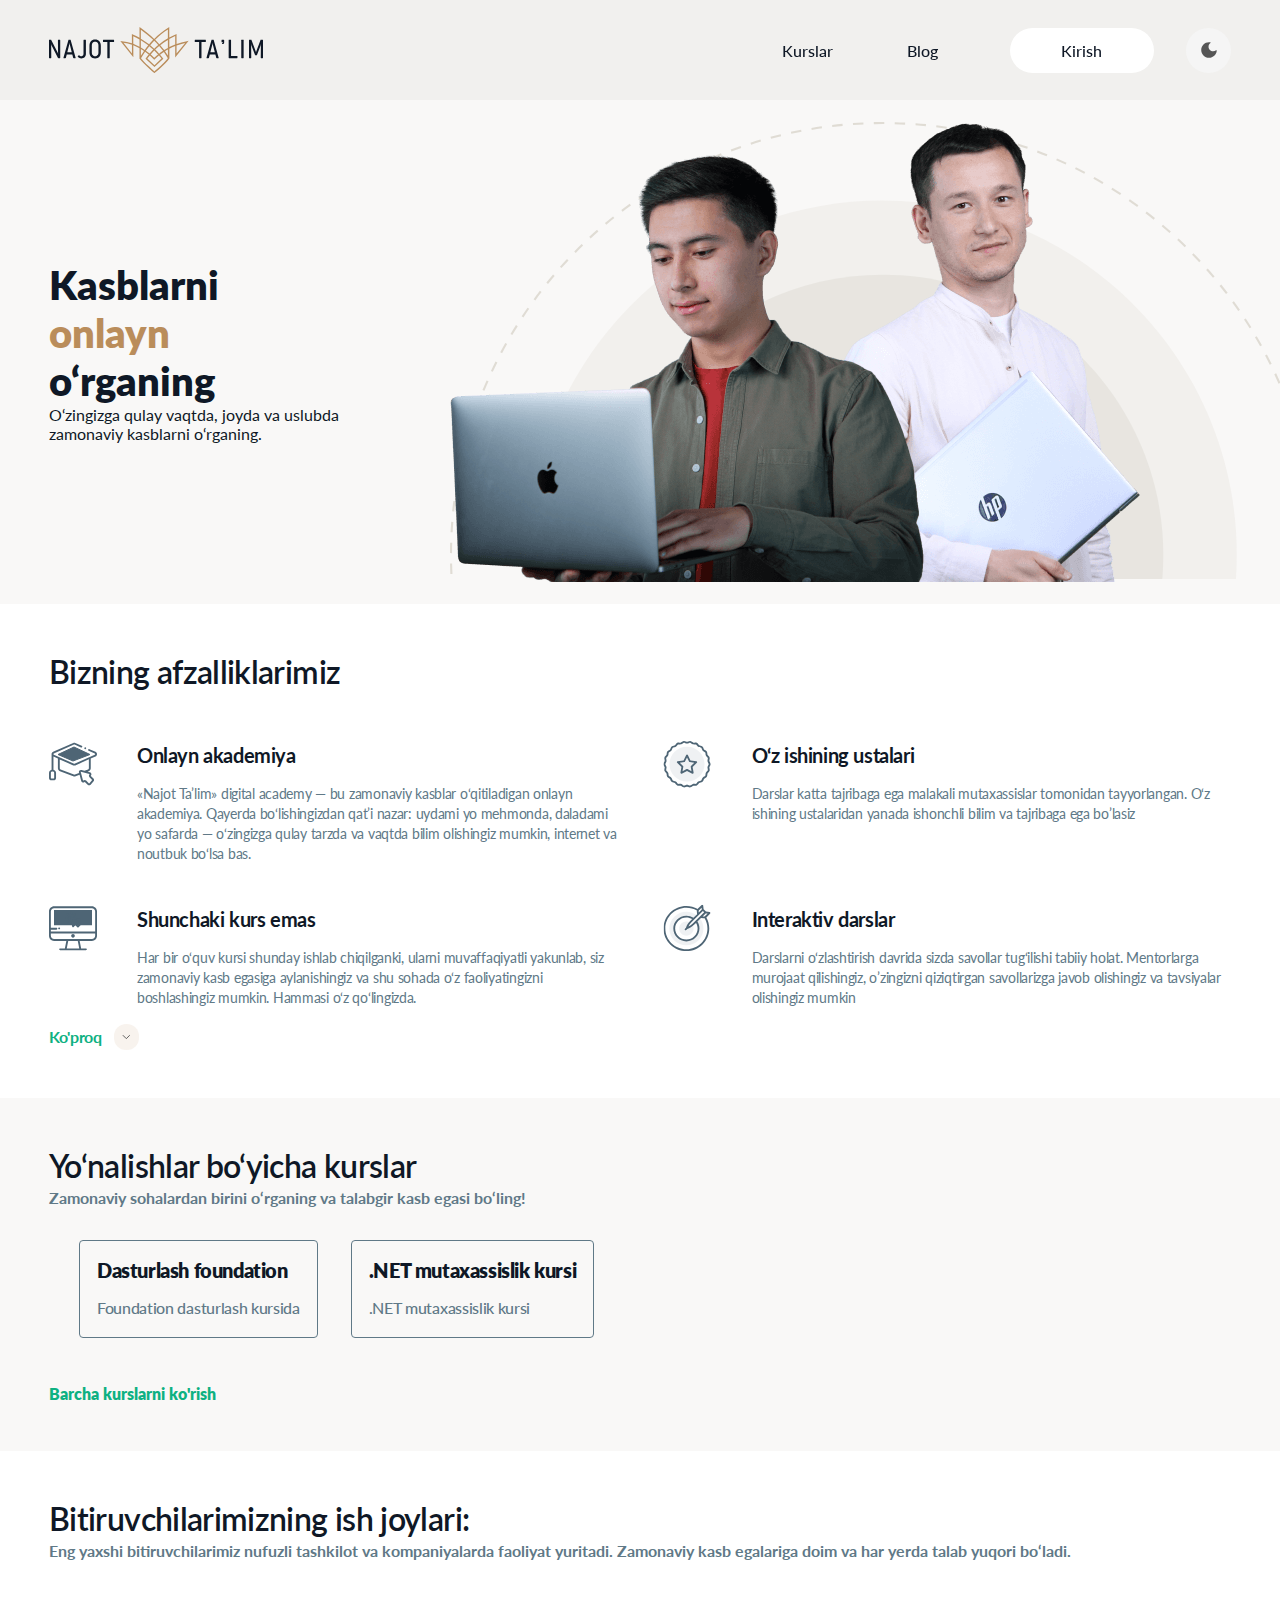
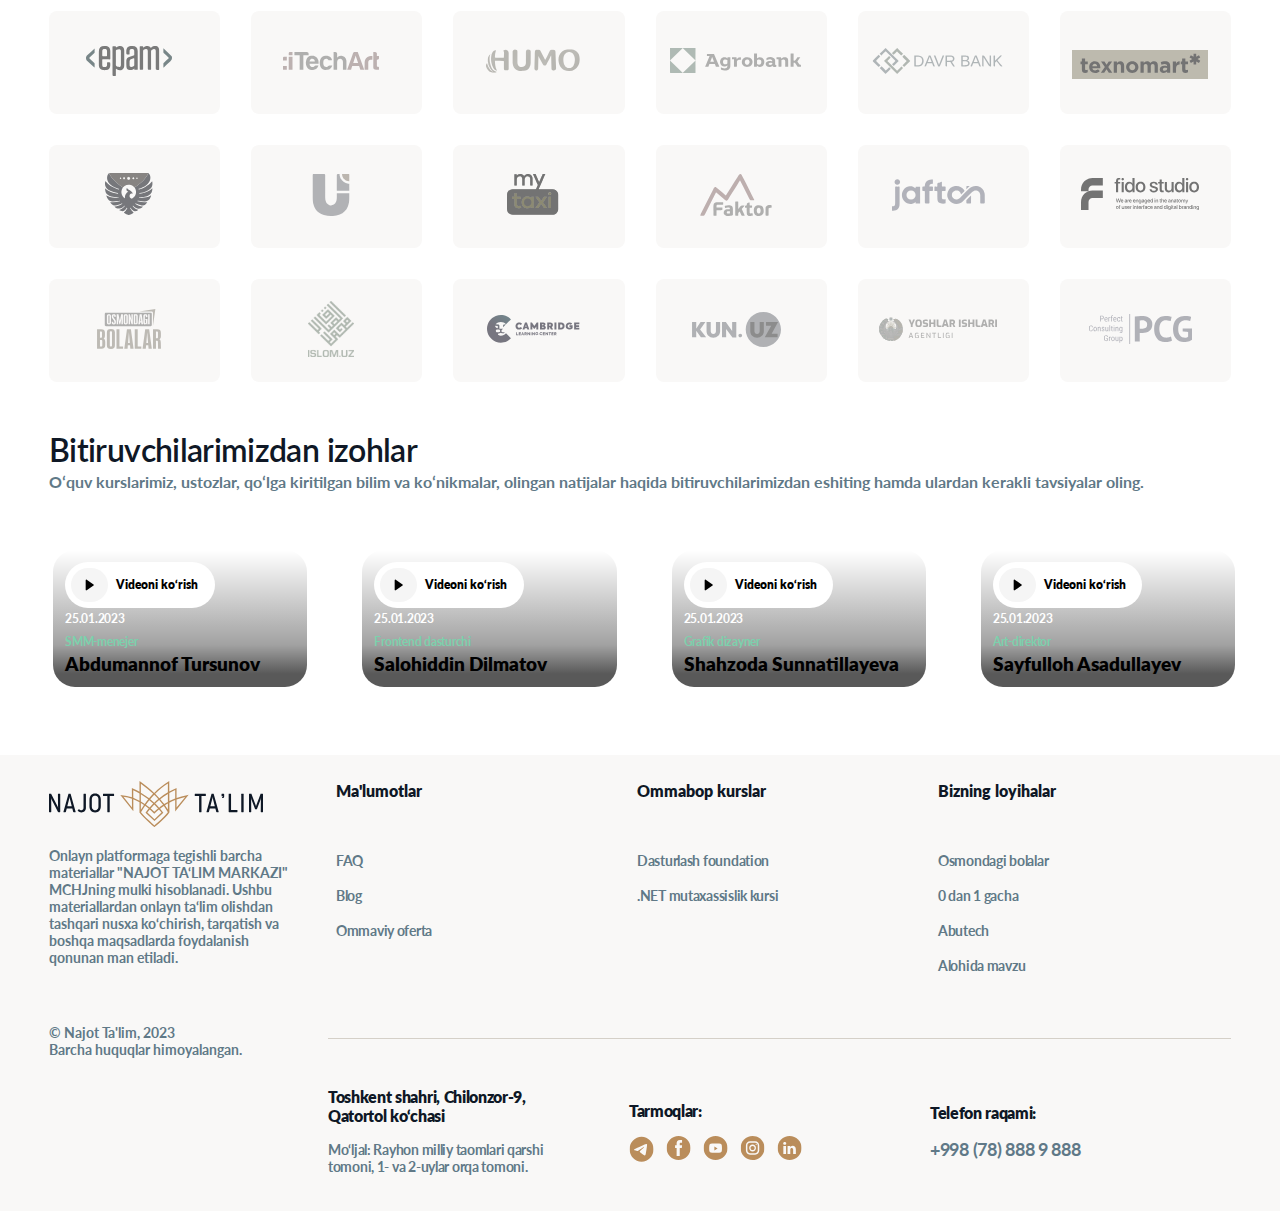
<file: index.html>
<!DOCTYPE html>
<html lang="en">

<head>
  <meta charset="UTF-8">
  <meta http-equiv="X-UA-Compatible" content="IE=edge">
  <meta name="viewport" content="width=device-width, initial-scale=1.0">
  <link rel="stylesheet" href="css/compressed/home.min.css">
  <title>Home</title>
</head>

<body>
  <header>
    <nav class="container">
      <div class="nav__logo">
        <a href="/"><svg width="214" height="46" viewBox="0 0 214 46" fill="none" xmlns="http://www.w3.org/2000/svg">
            <path
              d="M0.000732422 13.2606C0.000732422 12.9437 0.142193 12.7853 0.425114 12.7853H1.82579C1.92473 12.7852 2.02211 12.81 2.10895 12.8575C2.21958 12.9285 2.30506 13.0326 2.3532 13.1551L8.75495 25.8123L9.16637 27.0402L9.03739 25.8029L8.93508 13.2606C8.93032 13.1371 8.9691 13.0159 9.0446 12.9182C9.08496 12.8719 9.13554 12.8356 9.19232 12.8123C9.2491 12.7889 9.31052 12.7792 9.37171 12.7838H10.8127C10.9217 12.7797 11.0279 12.8189 11.1081 12.8929C11.185 12.9656 11.2237 13.0838 11.2241 13.2476V30.6987C11.2241 31.0084 11.0738 31.1632 10.7731 31.1632H9.4099C9.3074 31.1606 9.20666 31.136 9.11449 31.0909C8.9996 31.029 8.91235 30.9258 8.87023 30.802L2.50811 18.3247L2.05779 17.0621L2.2019 18.3377L2.27611 30.6843C2.27611 31.0021 2.13897 31.161 1.8647 31.161H0.423673C0.141713 31.161 0.000732422 31.0021 0.000732422 30.6843V13.2606Z"
              fill="#0F1826" />
            <path
              d="M26.6077 30.671C26.6589 30.8155 26.6531 30.9346 26.589 31.0249C26.556 31.0697 26.5123 31.1055 26.462 31.1291C26.4116 31.1527 26.3562 31.1633 26.3008 31.16H24.6422C24.5431 31.1588 24.4459 31.1325 24.3597 31.0834C24.308 31.051 24.2639 31.0076 24.2306 30.9563C24.1972 30.9051 24.1754 30.8471 24.1666 30.7866L23.3042 27.3975H17.7505L16.9017 30.7866C16.8929 30.847 16.8712 30.9049 16.838 30.9561C16.8047 31.0074 16.7609 31.0508 16.7093 31.0834C16.6228 31.1324 16.5255 31.1587 16.4262 31.16H14.7711C14.7163 31.164 14.6614 31.1537 14.6117 31.13C14.5621 31.1063 14.5194 31.0701 14.488 31.0249C14.4576 30.9716 14.4394 30.9122 14.4349 30.8509C14.4305 30.7897 14.4397 30.7282 14.462 30.671L19.3615 13.17C19.3882 13.0492 19.4538 12.9406 19.5481 12.8608C19.6279 12.8009 19.7252 12.7692 19.8248 12.7706H21.2514C21.3529 12.7701 21.452 12.8016 21.5346 12.8608C21.6317 12.9392 21.6995 13.0481 21.727 13.17L26.6077 30.671ZM18.3016 25.232H22.7623L20.7305 17.1651L20.5381 15.7992L20.345 17.1651L18.3016 25.232Z"
              fill="#0F1826" />
            <path
              d="M34.5232 13.2474C34.5232 13.0762 34.5657 12.9585 34.6522 12.8863C34.7273 12.8215 34.8227 12.7853 34.9217 12.7837H36.4643C36.6358 12.7837 36.7525 12.8285 36.8181 12.9188C36.8886 13.0326 36.9224 13.1656 36.9146 13.2994L36.9017 26.9209C36.9105 27.5613 36.7902 28.1969 36.5479 28.7895C36.332 29.322 36.0088 29.804 35.5984 30.2053C35.188 30.6067 34.6993 30.9187 34.163 31.1219C33.6014 31.339 33.004 31.4483 32.4021 31.444C31.742 31.446 31.0881 31.3166 30.4783 31.0634C29.905 30.8378 29.3884 30.4884 28.9652 30.0398C28.8734 29.9443 28.8033 29.83 28.7599 29.7047C28.7087 29.5667 28.7426 29.4381 28.8629 29.3175L29.698 28.3381C29.8183 28.2181 29.9357 28.1712 30.0517 28.1936C30.1743 28.2236 30.2844 28.2913 30.3666 28.3872C30.5997 28.5975 30.8618 28.7732 31.1448 28.9087C31.4987 29.0817 31.8887 29.1679 32.2824 29.16C32.5923 29.1633 32.8992 29.0998 33.1824 28.9737C33.4525 28.8519 33.6936 28.6738 33.8899 28.4515C34.0948 28.2132 34.2519 27.9375 34.3525 27.6396C34.4664 27.3036 34.5226 26.9507 34.5189 26.5958L34.5232 13.2474Z"
              fill="#0F1826" />
            <path
              d="M40.4474 18.7116C40.4425 17.8943 40.564 17.0812 40.8077 16.3013C41.0328 15.5739 41.3975 14.8977 41.8812 14.3106C42.3652 13.7331 42.9711 13.2707 43.6551 12.9569C44.3617 12.6261 45.1824 12.4609 46.1171 12.4614C47.0423 12.4614 47.8589 12.6266 48.5669 12.9569C49.2513 13.2715 49.86 13.7302 50.3516 14.3019C50.8446 14.8843 51.2164 15.5597 51.4453 16.2883C51.6929 17.0672 51.8164 17.8804 51.8113 18.6979V25.258C51.8163 26.0745 51.6927 26.8868 51.4453 27.6647C51.2171 28.3917 50.8478 29.0662 50.3588 29.6497C49.869 30.2244 49.2593 30.6843 48.5726 30.9968C47.8603 31.3276 47.0406 31.493 46.1135 31.493C45.1865 31.493 44.3723 31.3279 43.671 30.9975C42.9893 30.6827 42.384 30.2231 41.8971 29.6504C41.409 29.0665 41.0408 28.3917 40.8134 27.6647C40.5657 26.8858 40.4422 26.0726 40.4474 25.2551V18.7116ZM42.8251 25.4126C42.821 25.9187 42.8922 26.4226 43.0362 26.9078C43.1651 27.3471 43.3794 27.7566 43.6667 28.1126C43.9465 28.4533 44.2975 28.7285 44.6948 28.9187C45.1393 29.1236 45.6244 29.2246 46.1135 29.2141C46.6052 29.2244 47.0928 29.1234 47.5401 28.9187C47.9413 28.7288 48.2966 28.4537 48.5813 28.1126C48.8717 27.7602 49.0881 27.3526 49.2175 26.9143C49.3639 26.4318 49.4367 25.9299 49.4337 25.4256V18.5311C49.4383 18.0309 49.3654 17.5331 49.2175 17.0554C49.0834 16.6172 48.8678 16.2084 48.582 15.8505C48.3008 15.5051 47.9473 15.2257 47.5466 15.0322C47.0995 14.8332 46.616 14.7299 46.1268 14.7288C45.6377 14.7277 45.1537 14.8288 44.7057 15.0257C44.3045 15.2152 43.9509 15.4926 43.671 15.8375C43.3834 16.1956 43.1681 16.6062 43.0369 17.0467C42.8936 17.5275 42.8224 18.0271 42.8258 18.5289L42.8251 25.4126Z"
              fill="#0F1826" />
            <path
              d="M53.9939 13.2184C53.9895 13.1591 53.9969 13.0995 54.0157 13.0431C54.0345 12.9866 54.0643 12.9345 54.1034 12.8898C54.1397 12.8537 54.1829 12.8253 54.2305 12.8066C54.2781 12.7878 54.329 12.779 54.3801 12.7807H64.6892C64.7383 12.78 64.7869 12.7892 64.8323 12.808C64.8776 12.8267 64.9187 12.8546 64.9529 12.8898C64.9923 12.9344 65.0223 12.9865 65.0413 13.0429C65.0602 13.0994 65.0677 13.1591 65.0632 13.2184V14.6486C65.0632 14.7931 65.0271 14.9 64.9536 14.9643C64.881 15.0286 64.7868 15.0632 64.6899 15.0611H60.7177V30.7223C60.7266 30.8412 60.6894 30.9589 60.614 31.051C60.5794 31.0873 60.5374 31.1158 60.491 31.1346C60.4445 31.1534 60.3946 31.1621 60.3445 31.1601H58.7226C58.6705 31.163 58.6184 31.1548 58.5697 31.136C58.521 31.1172 58.4769 31.0882 58.4402 31.051C58.3644 30.9591 58.3272 30.8412 58.3365 30.7223V15.064H54.3801C54.2791 15.0676 54.1803 15.0331 54.1034 14.9672C54.0314 14.9029 53.9939 14.7982 53.9939 14.6515V13.2184Z"
              fill="#0F1826" />
            <path
              d="M145.765 13.2184C145.761 13.1591 145.768 13.0996 145.787 13.0431C145.805 12.9867 145.835 12.9346 145.874 12.8898C145.91 12.8537 145.954 12.8255 146.001 12.8067C146.049 12.788 146.1 12.7791 146.151 12.7807H156.461C156.51 12.7799 156.558 12.7892 156.604 12.8079C156.649 12.8267 156.69 12.8545 156.724 12.8898C156.763 12.9346 156.793 12.9867 156.812 13.0431C156.83 13.0996 156.838 13.1591 156.833 13.2184V14.6486C156.833 14.7931 156.797 14.9 156.724 14.9643C156.652 15.0285 156.557 15.063 156.461 15.061H152.488V30.7223C152.497 30.8411 152.461 30.9588 152.385 31.051C152.351 31.0872 152.309 31.1157 152.262 31.1345C152.216 31.1533 152.166 31.162 152.116 31.16H150.496C150.444 31.1629 150.392 31.1546 150.343 31.1358C150.294 31.117 150.25 31.0881 150.213 31.051C150.138 30.9588 150.101 30.8411 150.11 30.7223V15.0639H146.151C146.05 15.0674 145.951 15.0328 145.874 14.9671C145.802 14.9029 145.765 14.7981 145.765 14.6515V13.2184Z"
              fill="#0F1826" />
            <path
              d="M169.665 30.671C169.717 30.8155 169.71 30.9346 169.646 31.0249C169.613 31.0698 169.57 31.1057 169.519 31.1293C169.469 31.1529 169.413 31.1635 169.358 31.16H167.701C167.601 31.1588 167.504 31.1325 167.418 31.0834C167.366 31.0508 167.322 31.0074 167.289 30.9561C167.256 30.9049 167.234 30.847 167.225 30.7866L166.361 27.3975H160.807L159.958 30.7866C159.949 30.847 159.928 30.9049 159.894 30.9561C159.861 31.0074 159.817 31.0508 159.766 31.0834C159.679 31.1324 159.582 31.1587 159.483 31.16H157.825C157.771 31.1643 157.716 31.154 157.666 31.1303C157.616 31.1066 157.574 31.0703 157.542 31.0249C157.512 30.9717 157.493 30.9122 157.489 30.8509C157.484 30.7896 157.494 30.7281 157.516 30.671L162.416 13.17C162.442 13.0491 162.508 12.9404 162.602 12.8608C162.682 12.801 162.778 12.7692 162.878 12.7705H164.306C164.407 12.7699 164.506 12.8015 164.588 12.8608C164.686 12.9389 164.754 13.0479 164.781 13.17L169.665 30.671ZM161.361 25.232H165.822L163.79 17.1651L163.597 15.7992L163.405 17.1651L161.361 25.232Z"
              fill="#0F1826" />
            <path
              d="M172.548 13.3506C172.54 13.2091 172.584 13.0696 172.669 12.957C172.715 12.9065 172.772 12.8672 172.836 12.8422C172.899 12.8171 172.967 12.807 173.035 12.8125H174.681C175.007 12.8125 175.17 12.9931 175.17 13.3542V15.5573C175.175 15.7995 175.126 16.0398 175.025 16.2601C174.937 16.4461 174.808 16.6092 174.646 16.7368C174.484 16.8635 174.298 16.9577 174.1 17.0142C173.895 17.0741 173.683 17.1045 173.47 17.1045C173.204 17.1045 173.071 16.9969 173.071 16.7816V16.2522C173.068 16.2088 173.077 16.1655 173.098 16.1271C173.118 16.0888 173.149 16.057 173.187 16.0355C173.27 15.9906 173.363 15.9682 173.458 15.9705C173.503 15.9756 173.55 15.9702 173.593 15.9547C173.636 15.9392 173.675 15.9139 173.708 15.8809C173.76 15.8054 173.785 15.7146 173.78 15.623C173.787 15.5394 173.767 15.4556 173.722 15.3847C173.694 15.3575 173.661 15.337 173.624 15.3245C173.587 15.312 173.548 15.3079 173.509 15.3124H172.983C172.869 15.3147 172.759 15.2731 172.674 15.1961C172.589 15.1189 172.546 14.9946 172.546 14.822L172.548 13.3506Z"
              fill="#0F1826" />
            <path
              d="M179.671 13.2604C179.671 12.9426 179.812 12.7837 180.095 12.7837H181.626C181.908 12.7837 182.05 12.9426 182.05 13.2604V28.8928H188.054C188.159 28.8878 188.262 28.9226 188.343 28.9903C188.415 29.0546 188.452 29.1593 188.452 29.3052V30.7231C188.457 30.7825 188.449 30.8421 188.43 30.8986C188.412 30.955 188.382 31.0071 188.343 31.0518C188.304 31.0888 188.259 31.1176 188.21 31.1365C188.16 31.1553 188.107 31.1639 188.054 31.1616H180.095C179.812 31.1616 179.671 31.0027 179.671 30.6849V13.2604Z"
              fill="#0F1826" />
            <path
              d="M192.259 13.2604C192.259 12.9426 192.403 12.7837 192.696 12.7837H194.225C194.5 12.7837 194.637 12.9426 194.637 13.2604V30.6841C194.637 31.002 194.5 31.1609 194.225 31.1609H192.696C192.404 31.1609 192.259 31.002 192.259 30.6841V13.2604Z"
              fill="#0F1826" />
            <path
              d="M202.455 18.4145L201.992 16.7395L202.147 18.4008L202.248 30.6983C202.266 31.0074 202.137 31.162 201.864 31.162H200.359C200.221 31.162 200.127 31.1194 200.076 31.0334C200.02 30.9266 199.993 30.8066 199.999 30.686V13.1958C200.001 13.0835 200.04 12.9749 200.108 12.8859C200.143 12.8467 200.185 12.8159 200.233 12.7959C200.281 12.7758 200.333 12.7671 200.385 12.7704H202.197C202.242 12.7659 202.287 12.7729 202.329 12.7909C202.37 12.8088 202.407 12.8371 202.434 12.8729C202.491 12.9616 202.536 13.0569 202.57 13.1568L206.793 24.3946L206.999 25.4644L207.205 24.3809L211.456 13.1554C211.488 13.0554 211.534 12.96 211.59 12.8715C211.618 12.8355 211.655 12.8073 211.696 12.7893C211.738 12.7714 211.784 12.7644 211.829 12.7689H213.617C213.669 12.7657 213.72 12.7744 213.768 12.7945C213.816 12.8145 213.858 12.8453 213.892 12.8845C213.96 12.9733 213.999 13.082 214.001 13.1944V30.6838C214.019 31.0016 213.904 31.1603 213.655 31.1598H212.147C211.892 31.1598 211.765 31.0052 211.765 30.6961L211.879 18.4167L212.023 16.7929L211.587 18.4167L207.984 27.9145C207.959 28.027 207.906 28.1314 207.83 28.2178C207.763 28.2766 207.675 28.3066 207.586 28.3016H206.427C206.342 28.3053 206.259 28.2752 206.196 28.2178C206.12 28.1314 206.067 28.027 206.042 27.9145L202.455 18.4145Z"
              fill="#0F1826" />
            <path
              d="M139.664 13.8509L137.845 14.1673C134.14 14.8124 130.692 15.7967 127.554 16.9553V6.97317L126.586 7.41088C124.386 8.40349 122.299 9.4407 120.31 10.5339L120.243 0.075716L119.19 0.751978C114.067 4.0389 109.369 7.7739 105.174 11.8854C101.133 8.04772 96.579 4.32102 91.5786 0.769611L90.4944 0V10.8399C88.3282 9.61703 86.1073 8.50306 83.8399 7.50734L82.8724 7.08208L82.9179 16.3641C79.5994 15.219 76.2582 14.4712 72.9469 14.133L71.3176 13.9671L84.3603 30.3426L84.3025 18.3555C86.5441 19.2341 88.6184 20.237 90.4955 21.2711V31.6484L90.6307 31.832C94.4655 37.0181 104.554 45.4537 104.982 45.8105L105.418 46.1746L105.857 45.8126C106.285 45.4599 116.381 37.1114 120.218 31.7231L120.444 31.3352L120.383 21.6736C122.146 20.7422 124.085 19.8211 126.181 18.9685V30.3934L139.664 13.8509ZM127.554 18.4292C130.223 17.4189 133.127 16.5332 136.23 15.8828L127.554 26.5267V18.4292ZM74.4658 15.7117C77.4631 16.1452 80.2963 16.8993 82.923 17.839L82.9643 26.3815L74.4658 15.7117ZM118.875 2.60133L118.888 11.3336C115.819 13.1031 112.984 15.0219 110.318 17.1399C109.737 16.4989 109.141 15.859 108.527 15.22C107.759 14.4193 106.966 13.6238 106.155 12.8313C109.982 9.08182 114.211 5.68288 118.875 2.60133ZM95.7706 22.8871C94.4861 22.0169 93.1831 21.2058 91.8677 20.4548V13.2452C94.4169 14.7937 96.8826 16.4989 99.2491 18.3514C98.0452 19.8149 96.8846 21.3271 95.7706 22.8871ZM100.316 19.1998C101.657 20.2879 102.965 21.4236 104.237 22.6039C103.008 23.8486 101.81 25.1545 100.634 26.5277C99.5454 25.6285 98.294 24.6576 96.896 23.6661C97.9905 22.132 99.1293 20.6426 100.316 19.1998ZM109.257 17.9998C107.867 19.1511 106.524 20.3584 105.216 21.6331C103.914 20.4227 102.575 19.2589 101.202 18.1439C102.478 16.6452 103.807 15.1951 105.189 13.7928C106.621 15.1869 107.978 16.5892 109.257 17.9998ZM109.05 27.482C107.209 28.9662 105.937 30.1663 105.279 30.8156C104.646 30.1497 103.427 28.9226 101.686 27.4176C102.845 26.0651 104.029 24.7779 105.24 23.552C106.552 24.8142 107.822 26.1242 109.05 27.482ZM100.795 28.4756C103.316 30.66 104.728 32.2479 104.749 32.2718L105.249 32.8392L105.765 32.2863C105.786 32.2635 107.261 30.6963 109.969 28.5161C110.831 29.5035 111.67 30.5148 112.486 31.5478L105.463 38.2181L98.3312 31.5955C99.1438 30.5179 99.9636 29.4786 100.795 28.4756ZM106.219 22.5822C107.5 21.3365 108.817 20.1561 110.177 19.0308C111.573 20.6208 112.87 22.2181 114.063 23.8175C113.934 23.9025 113.809 23.9866 113.685 24.0695C112.361 24.9595 111.175 25.8235 110.134 26.6263C108.873 25.2291 107.567 23.8808 106.219 22.5822ZM111.24 18.1719C113.635 16.2749 116.17 14.5407 118.893 12.932L118.905 20.9019C117.566 21.6342 116.333 22.3664 115.216 23.0728C113.998 21.4381 112.672 19.8035 111.24 18.1719ZM91.8677 2.67497C96.4149 5.96915 100.542 9.37639 104.206 12.849C103.49 13.575 102.788 14.3104 102.102 15.0582C101.434 15.7884 100.778 16.5342 100.134 17.2914C97.4928 15.2221 94.7308 13.3313 91.8677 11.6354V2.67497ZM86.2766 17.6627C85.6169 17.3806 84.955 17.113 84.2922 16.8619L84.255 9.20629C86.3799 10.1771 88.4614 11.2537 90.4924 12.4289V19.6946C89.0975 18.9478 87.6901 18.2684 86.2766 17.6627ZM94.9797 24.0146C93.8955 25.5859 92.8568 27.1998 91.8687 28.8542V22.0522C92.989 22.7118 94.0298 23.3736 94.9797 24.0146ZM105.421 44.3792C103.465 42.7196 95.4639 35.8388 92.0029 31.3653C93.2894 29.0876 94.6565 26.899 96.1051 24.7956C97.4608 25.7581 98.6802 26.7051 99.7437 27.5857C98.769 28.7629 97.8087 29.9879 96.8578 31.2657L96.4871 31.7636L105.473 40.109L114.34 31.6878L113.956 31.1931C113.02 29.9868 112.051 28.8096 111.053 27.6635C112.054 26.8918 113.19 26.0651 114.45 25.2188C114.589 25.1244 114.733 25.0289 114.877 24.9335C116.385 27.0432 117.711 29.1571 118.846 31.2647C115.401 35.8854 107.382 42.731 105.421 44.3792ZM118.916 28.5959C118.045 27.1303 117.083 25.6606 116.03 24.1888C116.917 23.6298 117.878 23.0541 118.907 22.4764L118.916 28.5959ZM120.37 20.1229L120.318 12.1084C122.18 11.0619 124.128 10.0672 126.179 9.11502V17.4822C124.089 18.3099 122.147 19.2081 120.37 20.1229Z"
              fill="#BA8D5B" />
          </svg>
        </a>
      </div>
      <div class="nav__menu-wrapper">
        <div class="nav__menu">
          <div class="nav__menu-header">
            <svg width="214" height="46" viewBox="0 0 214 46" fill="none" xmlns="http://www.w3.org/2000/svg">
              <path
                d="M0.000732422 13.2606C0.000732422 12.9437 0.142193 12.7853 0.425114 12.7853H1.82579C1.92473 12.7852 2.02211 12.81 2.10895 12.8575C2.21958 12.9285 2.30506 13.0326 2.3532 13.1551L8.75495 25.8123L9.16637 27.0402L9.03739 25.8029L8.93508 13.2606C8.93032 13.1371 8.9691 13.0159 9.0446 12.9182C9.08496 12.8719 9.13554 12.8356 9.19232 12.8123C9.2491 12.7889 9.31052 12.7792 9.37171 12.7838H10.8127C10.9217 12.7797 11.0279 12.8189 11.1081 12.8929C11.185 12.9656 11.2237 13.0838 11.2241 13.2476V30.6987C11.2241 31.0084 11.0738 31.1632 10.7731 31.1632H9.4099C9.3074 31.1606 9.20666 31.136 9.11449 31.0909C8.9996 31.029 8.91235 30.9258 8.87023 30.802L2.50811 18.3247L2.05779 17.0621L2.2019 18.3377L2.27611 30.6843C2.27611 31.0021 2.13897 31.161 1.8647 31.161H0.423673C0.141713 31.161 0.000732422 31.0021 0.000732422 30.6843V13.2606Z"
                fill="#0F1826" />
              <path
                d="M26.6077 30.671C26.6589 30.8155 26.6531 30.9346 26.589 31.0249C26.556 31.0697 26.5123 31.1055 26.462 31.1291C26.4116 31.1527 26.3562 31.1633 26.3008 31.16H24.6422C24.5431 31.1588 24.4459 31.1325 24.3597 31.0834C24.308 31.051 24.2639 31.0076 24.2306 30.9563C24.1972 30.9051 24.1754 30.8471 24.1666 30.7866L23.3042 27.3975H17.7505L16.9017 30.7866C16.8929 30.847 16.8712 30.9049 16.838 30.9561C16.8047 31.0074 16.7609 31.0508 16.7093 31.0834C16.6228 31.1324 16.5255 31.1587 16.4262 31.16H14.7711C14.7163 31.164 14.6614 31.1537 14.6117 31.13C14.5621 31.1063 14.5194 31.0701 14.488 31.0249C14.4576 30.9716 14.4394 30.9122 14.4349 30.8509C14.4305 30.7897 14.4397 30.7282 14.462 30.671L19.3615 13.17C19.3882 13.0492 19.4538 12.9406 19.5481 12.8608C19.6279 12.8009 19.7252 12.7692 19.8248 12.7706H21.2514C21.3529 12.7701 21.452 12.8016 21.5346 12.8608C21.6317 12.9392 21.6995 13.0481 21.727 13.17L26.6077 30.671ZM18.3016 25.232H22.7623L20.7305 17.1651L20.5381 15.7992L20.345 17.1651L18.3016 25.232Z"
                fill="#0F1826" />
              <path
                d="M34.5232 13.2474C34.5232 13.0762 34.5657 12.9585 34.6522 12.8863C34.7273 12.8215 34.8227 12.7853 34.9217 12.7837H36.4643C36.6358 12.7837 36.7525 12.8285 36.8181 12.9188C36.8886 13.0326 36.9224 13.1656 36.9146 13.2994L36.9017 26.9209C36.9105 27.5613 36.7902 28.1969 36.5479 28.7895C36.332 29.322 36.0088 29.804 35.5984 30.2053C35.188 30.6067 34.6993 30.9187 34.163 31.1219C33.6014 31.339 33.004 31.4483 32.4021 31.444C31.742 31.446 31.0881 31.3166 30.4783 31.0634C29.905 30.8378 29.3884 30.4884 28.9652 30.0398C28.8734 29.9443 28.8033 29.83 28.7599 29.7047C28.7087 29.5667 28.7426 29.4381 28.8629 29.3175L29.698 28.3381C29.8183 28.2181 29.9357 28.1712 30.0517 28.1936C30.1743 28.2236 30.2844 28.2913 30.3666 28.3872C30.5997 28.5975 30.8618 28.7732 31.1448 28.9087C31.4987 29.0817 31.8887 29.1679 32.2824 29.16C32.5923 29.1633 32.8992 29.0998 33.1824 28.9737C33.4525 28.8519 33.6936 28.6738 33.8899 28.4515C34.0948 28.2132 34.2519 27.9375 34.3525 27.6396C34.4664 27.3036 34.5226 26.9507 34.5189 26.5958L34.5232 13.2474Z"
                fill="#0F1826" />
              <path
                d="M40.4474 18.7116C40.4425 17.8943 40.564 17.0812 40.8077 16.3013C41.0328 15.5739 41.3975 14.8977 41.8812 14.3106C42.3652 13.7331 42.9711 13.2707 43.6551 12.9569C44.3617 12.6261 45.1824 12.4609 46.1171 12.4614C47.0423 12.4614 47.8589 12.6266 48.5669 12.9569C49.2513 13.2715 49.86 13.7302 50.3516 14.3019C50.8446 14.8843 51.2164 15.5597 51.4453 16.2883C51.6929 17.0672 51.8164 17.8804 51.8113 18.6979V25.258C51.8163 26.0745 51.6927 26.8868 51.4453 27.6647C51.2171 28.3917 50.8478 29.0662 50.3588 29.6497C49.869 30.2244 49.2593 30.6843 48.5726 30.9968C47.8603 31.3276 47.0406 31.493 46.1135 31.493C45.1865 31.493 44.3723 31.3279 43.671 30.9975C42.9893 30.6827 42.384 30.2231 41.8971 29.6504C41.409 29.0665 41.0408 28.3917 40.8134 27.6647C40.5657 26.8858 40.4422 26.0726 40.4474 25.2551V18.7116ZM42.8251 25.4126C42.821 25.9187 42.8922 26.4226 43.0362 26.9078C43.1651 27.3471 43.3794 27.7566 43.6667 28.1126C43.9465 28.4533 44.2975 28.7285 44.6948 28.9187C45.1393 29.1236 45.6244 29.2246 46.1135 29.2141C46.6052 29.2244 47.0928 29.1234 47.5401 28.9187C47.9413 28.7288 48.2966 28.4537 48.5813 28.1126C48.8717 27.7602 49.0881 27.3526 49.2175 26.9143C49.3639 26.4318 49.4367 25.9299 49.4337 25.4256V18.5311C49.4383 18.0309 49.3654 17.5331 49.2175 17.0554C49.0834 16.6172 48.8678 16.2084 48.582 15.8505C48.3008 15.5051 47.9473 15.2257 47.5466 15.0322C47.0995 14.8332 46.616 14.7299 46.1268 14.7288C45.6377 14.7277 45.1537 14.8288 44.7057 15.0257C44.3045 15.2152 43.9509 15.4926 43.671 15.8375C43.3834 16.1956 43.1681 16.6062 43.0369 17.0467C42.8936 17.5275 42.8224 18.0271 42.8258 18.5289L42.8251 25.4126Z"
                fill="#0F1826" />
              <path
                d="M53.9939 13.2184C53.9895 13.1591 53.9969 13.0995 54.0157 13.0431C54.0345 12.9866 54.0643 12.9345 54.1034 12.8898C54.1397 12.8537 54.1829 12.8253 54.2305 12.8066C54.2781 12.7878 54.329 12.779 54.3801 12.7807H64.6892C64.7383 12.78 64.7869 12.7892 64.8323 12.808C64.8776 12.8267 64.9187 12.8546 64.9529 12.8898C64.9923 12.9344 65.0223 12.9865 65.0413 13.0429C65.0602 13.0994 65.0677 13.1591 65.0632 13.2184V14.6486C65.0632 14.7931 65.0271 14.9 64.9536 14.9643C64.881 15.0286 64.7868 15.0632 64.6899 15.0611H60.7177V30.7223C60.7266 30.8412 60.6894 30.9589 60.614 31.051C60.5794 31.0873 60.5374 31.1158 60.491 31.1346C60.4445 31.1534 60.3946 31.1621 60.3445 31.1601H58.7226C58.6705 31.163 58.6184 31.1548 58.5697 31.136C58.521 31.1172 58.4769 31.0882 58.4402 31.051C58.3644 30.9591 58.3272 30.8412 58.3365 30.7223V15.064H54.3801C54.2791 15.0676 54.1803 15.0331 54.1034 14.9672C54.0314 14.9029 53.9939 14.7982 53.9939 14.6515V13.2184Z"
                fill="#0F1826" />
              <path
                d="M145.765 13.2184C145.761 13.1591 145.768 13.0996 145.787 13.0431C145.805 12.9867 145.835 12.9346 145.874 12.8898C145.91 12.8537 145.954 12.8255 146.001 12.8067C146.049 12.788 146.1 12.7791 146.151 12.7807H156.461C156.51 12.7799 156.558 12.7892 156.604 12.8079C156.649 12.8267 156.69 12.8545 156.724 12.8898C156.763 12.9346 156.793 12.9867 156.812 13.0431C156.83 13.0996 156.838 13.1591 156.833 13.2184V14.6486C156.833 14.7931 156.797 14.9 156.724 14.9643C156.652 15.0285 156.557 15.063 156.461 15.061H152.488V30.7223C152.497 30.8411 152.461 30.9588 152.385 31.051C152.351 31.0872 152.309 31.1157 152.262 31.1345C152.216 31.1533 152.166 31.162 152.116 31.16H150.496C150.444 31.1629 150.392 31.1546 150.343 31.1358C150.294 31.117 150.25 31.0881 150.213 31.051C150.138 30.9588 150.101 30.8411 150.11 30.7223V15.0639H146.151C146.05 15.0674 145.951 15.0328 145.874 14.9671C145.802 14.9029 145.765 14.7981 145.765 14.6515V13.2184Z"
                fill="#0F1826" />
              <path
                d="M169.665 30.671C169.717 30.8155 169.71 30.9346 169.646 31.0249C169.613 31.0698 169.57 31.1057 169.519 31.1293C169.469 31.1529 169.413 31.1635 169.358 31.16H167.701C167.601 31.1588 167.504 31.1325 167.418 31.0834C167.366 31.0508 167.322 31.0074 167.289 30.9561C167.256 30.9049 167.234 30.847 167.225 30.7866L166.361 27.3975H160.807L159.958 30.7866C159.949 30.847 159.928 30.9049 159.894 30.9561C159.861 31.0074 159.817 31.0508 159.766 31.0834C159.679 31.1324 159.582 31.1587 159.483 31.16H157.825C157.771 31.1643 157.716 31.154 157.666 31.1303C157.616 31.1066 157.574 31.0703 157.542 31.0249C157.512 30.9717 157.493 30.9122 157.489 30.8509C157.484 30.7896 157.494 30.7281 157.516 30.671L162.416 13.17C162.442 13.0491 162.508 12.9404 162.602 12.8608C162.682 12.801 162.778 12.7692 162.878 12.7705H164.306C164.407 12.7699 164.506 12.8015 164.588 12.8608C164.686 12.9389 164.754 13.0479 164.781 13.17L169.665 30.671ZM161.361 25.232H165.822L163.79 17.1651L163.597 15.7992L163.405 17.1651L161.361 25.232Z"
                fill="#0F1826" />
              <path
                d="M172.548 13.3506C172.54 13.2091 172.584 13.0696 172.669 12.957C172.715 12.9065 172.772 12.8672 172.836 12.8422C172.899 12.8171 172.967 12.807 173.035 12.8125H174.681C175.007 12.8125 175.17 12.9931 175.17 13.3542V15.5573C175.175 15.7995 175.126 16.0398 175.025 16.2601C174.937 16.4461 174.808 16.6092 174.646 16.7368C174.484 16.8635 174.298 16.9577 174.1 17.0142C173.895 17.0741 173.683 17.1045 173.47 17.1045C173.204 17.1045 173.071 16.9969 173.071 16.7816V16.2522C173.068 16.2088 173.077 16.1655 173.098 16.1271C173.118 16.0888 173.149 16.057 173.187 16.0355C173.27 15.9906 173.363 15.9682 173.458 15.9705C173.503 15.9756 173.55 15.9702 173.593 15.9547C173.636 15.9392 173.675 15.9139 173.708 15.8809C173.76 15.8054 173.785 15.7146 173.78 15.623C173.787 15.5394 173.767 15.4556 173.722 15.3847C173.694 15.3575 173.661 15.337 173.624 15.3245C173.587 15.312 173.548 15.3079 173.509 15.3124H172.983C172.869 15.3147 172.759 15.2731 172.674 15.1961C172.589 15.1189 172.546 14.9946 172.546 14.822L172.548 13.3506Z"
                fill="#0F1826" />
              <path
                d="M179.671 13.2604C179.671 12.9426 179.812 12.7837 180.095 12.7837H181.626C181.908 12.7837 182.05 12.9426 182.05 13.2604V28.8928H188.054C188.159 28.8878 188.262 28.9226 188.343 28.9903C188.415 29.0546 188.452 29.1593 188.452 29.3052V30.7231C188.457 30.7825 188.449 30.8421 188.43 30.8986C188.412 30.955 188.382 31.0071 188.343 31.0518C188.304 31.0888 188.259 31.1176 188.21 31.1365C188.16 31.1553 188.107 31.1639 188.054 31.1616H180.095C179.812 31.1616 179.671 31.0027 179.671 30.6849V13.2604Z"
                fill="#0F1826" />
              <path
                d="M192.259 13.2604C192.259 12.9426 192.403 12.7837 192.696 12.7837H194.225C194.5 12.7837 194.637 12.9426 194.637 13.2604V30.6841C194.637 31.002 194.5 31.1609 194.225 31.1609H192.696C192.404 31.1609 192.259 31.002 192.259 30.6841V13.2604Z"
                fill="#0F1826" />
              <path
                d="M202.455 18.4145L201.992 16.7395L202.147 18.4008L202.248 30.6983C202.266 31.0074 202.137 31.162 201.864 31.162H200.359C200.221 31.162 200.127 31.1194 200.076 31.0334C200.02 30.9266 199.993 30.8066 199.999 30.686V13.1958C200.001 13.0835 200.04 12.9749 200.108 12.8859C200.143 12.8467 200.185 12.8159 200.233 12.7959C200.281 12.7758 200.333 12.7671 200.385 12.7704H202.197C202.242 12.7659 202.287 12.7729 202.329 12.7909C202.37 12.8088 202.407 12.8371 202.434 12.8729C202.491 12.9616 202.536 13.0569 202.57 13.1568L206.793 24.3946L206.999 25.4644L207.205 24.3809L211.456 13.1554C211.488 13.0554 211.534 12.96 211.59 12.8715C211.618 12.8355 211.655 12.8073 211.696 12.7893C211.738 12.7714 211.784 12.7644 211.829 12.7689H213.617C213.669 12.7657 213.72 12.7744 213.768 12.7945C213.816 12.8145 213.858 12.8453 213.892 12.8845C213.96 12.9733 213.999 13.082 214.001 13.1944V30.6838C214.019 31.0016 213.904 31.1603 213.655 31.1598H212.147C211.892 31.1598 211.765 31.0052 211.765 30.6961L211.879 18.4167L212.023 16.7929L211.587 18.4167L207.984 27.9145C207.959 28.027 207.906 28.1314 207.83 28.2178C207.763 28.2766 207.675 28.3066 207.586 28.3016H206.427C206.342 28.3053 206.259 28.2752 206.196 28.2178C206.12 28.1314 206.067 28.027 206.042 27.9145L202.455 18.4145Z"
                fill="#0F1826" />
              <path
                d="M139.664 13.8509L137.845 14.1673C134.14 14.8124 130.692 15.7967 127.554 16.9553V6.97317L126.586 7.41088C124.386 8.40349 122.299 9.4407 120.31 10.5339L120.243 0.075716L119.19 0.751978C114.067 4.0389 109.369 7.7739 105.174 11.8854C101.133 8.04772 96.579 4.32102 91.5786 0.769611L90.4944 0V10.8399C88.3282 9.61703 86.1073 8.50306 83.8399 7.50734L82.8724 7.08208L82.9179 16.3641C79.5994 15.219 76.2582 14.4712 72.9469 14.133L71.3176 13.9671L84.3603 30.3426L84.3025 18.3555C86.5441 19.2341 88.6184 20.237 90.4955 21.2711V31.6484L90.6307 31.832C94.4655 37.0181 104.554 45.4537 104.982 45.8105L105.418 46.1746L105.857 45.8126C106.285 45.4599 116.381 37.1114 120.218 31.7231L120.444 31.3352L120.383 21.6736C122.146 20.7422 124.085 19.8211 126.181 18.9685V30.3934L139.664 13.8509ZM127.554 18.4292C130.223 17.4189 133.127 16.5332 136.23 15.8828L127.554 26.5267V18.4292ZM74.4658 15.7117C77.4631 16.1452 80.2963 16.8993 82.923 17.839L82.9643 26.3815L74.4658 15.7117ZM118.875 2.60133L118.888 11.3336C115.819 13.1031 112.984 15.0219 110.318 17.1399C109.737 16.4989 109.141 15.859 108.527 15.22C107.759 14.4193 106.966 13.6238 106.155 12.8313C109.982 9.08182 114.211 5.68288 118.875 2.60133ZM95.7706 22.8871C94.4861 22.0169 93.1831 21.2058 91.8677 20.4548V13.2452C94.4169 14.7937 96.8826 16.4989 99.2491 18.3514C98.0452 19.8149 96.8846 21.3271 95.7706 22.8871ZM100.316 19.1998C101.657 20.2879 102.965 21.4236 104.237 22.6039C103.008 23.8486 101.81 25.1545 100.634 26.5277C99.5454 25.6285 98.294 24.6576 96.896 23.6661C97.9905 22.132 99.1293 20.6426 100.316 19.1998ZM109.257 17.9998C107.867 19.1511 106.524 20.3584 105.216 21.6331C103.914 20.4227 102.575 19.2589 101.202 18.1439C102.478 16.6452 103.807 15.1951 105.189 13.7928C106.621 15.1869 107.978 16.5892 109.257 17.9998ZM109.05 27.482C107.209 28.9662 105.937 30.1663 105.279 30.8156C104.646 30.1497 103.427 28.9226 101.686 27.4176C102.845 26.0651 104.029 24.7779 105.24 23.552C106.552 24.8142 107.822 26.1242 109.05 27.482ZM100.795 28.4756C103.316 30.66 104.728 32.2479 104.749 32.2718L105.249 32.8392L105.765 32.2863C105.786 32.2635 107.261 30.6963 109.969 28.5161C110.831 29.5035 111.67 30.5148 112.486 31.5478L105.463 38.2181L98.3312 31.5955C99.1438 30.5179 99.9636 29.4786 100.795 28.4756ZM106.219 22.5822C107.5 21.3365 108.817 20.1561 110.177 19.0308C111.573 20.6208 112.87 22.2181 114.063 23.8175C113.934 23.9025 113.809 23.9866 113.685 24.0695C112.361 24.9595 111.175 25.8235 110.134 26.6263C108.873 25.2291 107.567 23.8808 106.219 22.5822ZM111.24 18.1719C113.635 16.2749 116.17 14.5407 118.893 12.932L118.905 20.9019C117.566 21.6342 116.333 22.3664 115.216 23.0728C113.998 21.4381 112.672 19.8035 111.24 18.1719ZM91.8677 2.67497C96.4149 5.96915 100.542 9.37639 104.206 12.849C103.49 13.575 102.788 14.3104 102.102 15.0582C101.434 15.7884 100.778 16.5342 100.134 17.2914C97.4928 15.2221 94.7308 13.3313 91.8677 11.6354V2.67497ZM86.2766 17.6627C85.6169 17.3806 84.955 17.113 84.2922 16.8619L84.255 9.20629C86.3799 10.1771 88.4614 11.2537 90.4924 12.4289V19.6946C89.0975 18.9478 87.6901 18.2684 86.2766 17.6627ZM94.9797 24.0146C93.8955 25.5859 92.8568 27.1998 91.8687 28.8542V22.0522C92.989 22.7118 94.0298 23.3736 94.9797 24.0146ZM105.421 44.3792C103.465 42.7196 95.4639 35.8388 92.0029 31.3653C93.2894 29.0876 94.6565 26.899 96.1051 24.7956C97.4608 25.7581 98.6802 26.7051 99.7437 27.5857C98.769 28.7629 97.8087 29.9879 96.8578 31.2657L96.4871 31.7636L105.473 40.109L114.34 31.6878L113.956 31.1931C113.02 29.9868 112.051 28.8096 111.053 27.6635C112.054 26.8918 113.19 26.0651 114.45 25.2188C114.589 25.1244 114.733 25.0289 114.877 24.9335C116.385 27.0432 117.711 29.1571 118.846 31.2647C115.401 35.8854 107.382 42.731 105.421 44.3792ZM118.916 28.5959C118.045 27.1303 117.083 25.6606 116.03 24.1888C116.917 23.6298 117.878 23.0541 118.907 22.4764L118.916 28.5959ZM120.37 20.1229L120.318 12.1084C122.18 11.0619 124.128 10.0672 126.179 9.11502V17.4822C124.089 18.3099 122.147 19.2081 120.37 20.1229Z"
                fill="#BA8D5B" />
            </svg>
            <svg id="closeNav" xmlns="http://www.w3.org/2000/svg"
              viewBox="0 0 384 512"><!--! Font Awesome Pro 6.4.0 by @fontawesome - https://fontawesome.com License - https://fontawesome.com/license (Commercial License) Copyright 2023 Fonticons, Inc. -->
              <path
                d="M342.6 150.6c12.5-12.5 12.5-32.8 0-45.3s-32.8-12.5-45.3 0L192 210.7 86.6 105.4c-12.5-12.5-32.8-12.5-45.3 0s-12.5 32.8 0 45.3L146.7 256 41.4 361.4c-12.5 12.5-12.5 32.8 0 45.3s32.8 12.5 45.3 0L192 301.3 297.4 406.6c12.5 12.5 32.8 12.5 45.3 0s12.5-32.8 0-45.3L237.3 256 342.6 150.6z" />
            </svg>
          </div>
          <ul>
            <li><a href="courses.html">Kurslar</a></li>
            <li><a href="blog.html">Blog</a></li>
            <li class="headerListItem">
              <div class="li__header">
                <p>Ma'lumotlar</p>
              </div>
              <div class="li__bottom">
                <ul>
                  <li><a href="">Blog</a></li>
                  <li><a href="https://najottalim.uz/faq">FAQ</a></li>
                  <li><a href="https://najottalim.uz/oferta.pdf">Ommaviy oferta</a></li>
                </ul>
              </div>
            </li>
            <li class="headerListItem">
              <div class="li__header">
                <p>Ommabop kurslar</p>
              </div>
              <div class="li__bottom">
                <ul>
                  <li><a href="">Dasturlash foundation</a></li>
                  <li><a href="">.NET mutaxassislik kursi</a></li>
                </ul>
              </div>
            </li>
            <li class="headerListItem">
              <div class="li__header">
                <p>Bizning loyihalar</p>
              </div>
              <div class="li__bottom">
                <ul>
                  <li><a href="https://www.youtube.com/@Osmondagibolalar">Osmondagi bolalar</a></li>
                  <li><a href="https://www.youtube.com/watch?v=R5CYJ8zpdTY">0 dan 1 gacha</a></li>
                  <li><a href="https://abutech.uz/">Abutech</a></li>
                  <li><a href="https://abutech.uz/">Alohida mavzu</a></li>
                </ul>
              </div>
            </li>
            <li><button><a href="">Kirish</a></button></li>
            <li>
              <button id="themeToggle">
                <svg width="16" height="16" viewBox="0 0 16 16" fill="none" xmlns="http://www.w3.org/2000/svg">
                  <path
                    d="M8 0.208328C3.69678 0.208328 0.208336 3.69678 0.208336 7.99999C0.208336 12.3032 3.69678 15.7917 8 15.7917C12.0495 15.7917 15.377 12.7028 15.7558 8.75234C15.7734 8.56848 15.679 8.39201 15.5162 8.3047C15.3534 8.21739 15.1542 8.23632 15.0107 8.3527C14.2227 8.99215 13.2192 9.37499 12.125 9.37499C9.5937 9.37499 7.54167 7.32297 7.54167 4.79166C7.54167 3.28823 8.26506 1.95388 9.38471 1.11736C9.53275 1.00675 9.59988 0.818062 9.55498 0.638806C9.51007 0.459551 9.36191 0.324797 9.17921 0.297047C8.7944 0.238598 8.40059 0.208328 8 0.208328Z"
                    fill="#555555" />
                </svg></button>
            </li>
          </ul>
        </div>
      </div>
      <div class="nav__buttons">
        <button>Kirish</button>
        <button id="themeToggle">
          <svg width="16" height="16" viewBox="0 0 16 16" fill="none" xmlns="http://www.w3.org/2000/svg">
            <path
              d="M8 0.208328C3.69678 0.208328 0.208336 3.69678 0.208336 7.99999C0.208336 12.3032 3.69678 15.7917 8 15.7917C12.0495 15.7917 15.377 12.7028 15.7558 8.75234C15.7734 8.56848 15.679 8.39201 15.5162 8.3047C15.3534 8.21739 15.1542 8.23632 15.0107 8.3527C14.2227 8.99215 13.2192 9.37499 12.125 9.37499C9.5937 9.37499 7.54167 7.32297 7.54167 4.79166C7.54167 3.28823 8.26506 1.95388 9.38471 1.11736C9.53275 1.00675 9.59988 0.818062 9.55498 0.638806C9.51007 0.459551 9.36191 0.324797 9.17921 0.297047C8.7944 0.238598 8.40059 0.208328 8 0.208328Z"
              fill="#555555" />
          </svg>
        </button>
        <button id="openNav">
          <span></span>
          <span></span>
          <span></span>
        </button>
      </div>
    </nav>
  </header>
  <main>
    <section id="hero">
      <div class="container">
        <div class="hero__wrapper">
          <div class="hero__wrapper-text">
            <h1>
              Kasblarni <br>
              <span>onlayn</span>
              <br>
              o‘rganing
            </h1>
            <p>O‘zingizga qulay vaqtda, joyda va uslubda
              zamonaviy kasblarni o‘rganing.</p>
          </div>
          <div class="hero__wrapper-photo">
            <img id="heroBg" src="assets/images/home/bg-hero-illustration.1d0afd66.svg.svg" alt="">
            <img src="assets/images/home/asdasd.png" alt="">
          </div>
        </div>
      </div>
    </section>
    <section id="advantages">
      <div class="container">
        <div class="advantages-head">
          <h1>Bizning afzalliklarimiz</h1>
        </div>
        <div class="advantages-items">
          <div class="advantages-item">
            <span>
              <img src="./assets/images/home/advantages-icon-1.svg" alt="">
            </span>
            <div class="advantages_item-content">
              <h5>Onlayn akademiya</h5>
              <p>
                «Najot Ta’lim» digital academy — bu zamonaviy kasblar o‘qitiladigan onlayn
                akademiya. Qayerda bo‘lishingizdan qat’i nazar: uydami yo mehmonda,
                daladami yo safarda — o‘zingizga qulay tarzda va vaqtda bilim olishingiz
                mumkin, internet va noutbuk bo‘lsa bas.
              </p>
            </div>
          </div>
          <div class="advantages-item">
            <span>
              <img src="./assets/images/home/advantages-icon-2.svg" alt="">
            </span>
            <div class="advantages_item-content">
              <h5>O‘z ishining ustalari</h5>
              <p>
                Darslar katta tajribaga ega malakali mutaxassislar tomonidan tayyorlangan.
                O‘z ishining ustalaridan yanada ishonchli bilim va tajribaga ega bo’lasiz
              </p>
            </div>
          </div>
          <div class="advantages-item">
            <span>
              <img src="./assets/images/home/advantages-icon-3.svg" alt="">
            </span>
            <div class="advantages_item-content">
              <h5>Shunchaki kurs emas</h5>
              <p>
                Har bir o‘quv kursi shunday ishlab chiqilganki, ularni muvaffaqiyatli yakunlab,
                siz zamonaviy kasb egasiga aylanishingiz va shu sohada o‘z faoliyatingizni
                boshlashingiz mumkin. Hammasi o‘z qo‘lingizda.
              </p>
            </div>
          </div>
          <div class="advantages-item">
            <span>
              <img src="./assets/images/home/advantages-icon-4.svg" alt="">
            </span>
            <div class="advantages_item-content">
              <h5>Interaktiv darslar</h5>
              <p>
                Darslarni o‘zlashtirish davrida sizda savollar tug‘ilishi tabiiy holat.
                Mentorlarga murojaat qilishingiz, o’zingizni qiziqtirgan savollarizga javob
                olishingiz va tavsiyalar olishingiz mumkin
              </p>
            </div>
          </div>
        </div>
        <div id="more">
          <h6>Ko'proq</h6>
          <button id="arrow-down">
            <svg width="9" height="6" viewBox="0 0 9 6" fill="none" xmlns="http://www.w3.org/2000/svg">
              <g clip-path="url(#clip0_4_95)">
                <path d="M1.09369 1.4375L4.30797 4.65179L7.52228 1.4375" stroke="black" stroke-width="0.928571"
                  stroke-linecap="round" stroke-linejoin="round" />
              </g>
              <defs>
                <clipPath id="clip0_4_95">
                  <rect width="8.57143" height="5" fill="white" transform="translate(0.024353 0.5)" />
                </clipPath>
              </defs>
            </svg>
          </button>
        </div>
      </div>
    </section>
    <section id="courses">
      <div class="container">
        <div class="courses-head">
          <h1>Yo‘nalishlar bo‘yicha kurslar</h1>
          <p>Zamonaviy sohalardan birini o‘rganing va talabgir kasb egasi bo‘ling!</p>
        </div>
        <div class="courses-items">
          <div class="courses-item">
            <h6>Dasturlash foundation</h6>
            <p>Foundation dasturlash kursida</p>
          </div>
          <div class="courses-item">
            <h6>.NET mutaxassislik kursi</h6>
            <p>.NET mutaxassislik kursi</p>
          </div>
        </div>
        <div id="all-courses">
          <h6>Barcha kurslarni ko'rish</h6>
        </div>
      </div>
    </section>
    <section id="partners">
      <div class="container">
        <div class="partners-head">
          <h1>Bitiruvchilarimizning ish joylari:</h1>
          <p>
            Eng yaxshi bitiruvchilarimiz nufuzli tashkilot va kompaniyalarda faoliyat yuritadi. Zamonaviy kasb
            egalariga doim va har
            yerda talab yuqori bo‘ladi.
          </p>
        </div>
        <div class="partners-items">

        </div>
      </div>
    </section>
    <section id="reviews">
      <div class="container">
        <div class="reviews-head">
          <h1>Bitiruvchilarimizdan izohlar</h1>
          <p>
            Oʻquv kurslarimiz, ustozlar, qoʻlga kiritilgan bilim va koʻnikmalar, olingan natijalar haqida
            bitiruvchilarimizdan
            eshiting hamda ulardan kerakli tavsiyalar oling.
          </p>
        </div>
        <div class="reviews-items">
          <div class="reviews-item">
            <div class="reviews_item-video">
              <video id="review-videoOne"
                src="https://cdn.najottalim.uz/najottalim/short-videos/60a6ad55-4ca3-4d0f-8007-470b9cc39a88.mp4"></video>
            </div>
            <div class="reviews_item-content">
              <div class="item_content-control">
                <button id="buttonVideoOne">
                  <svg width="17" height="16" viewBox="0 0 17 16" fill="none" xmlns="http://www.w3.org/2000/svg">
                    <path
                      d="M12.5441 8.54791L5.71543 13.2759C5.61537 13.3451 5.49826 13.3857 5.37681 13.3931C5.25535 13.4005 5.13418 13.3746 5.02642 13.3181C4.91867 13.2615 4.82843 13.1766 4.76551 13.0725C4.70258 12.9683 4.66935 12.8489 4.66943 12.7272V3.27258C4.66935 3.1509 4.70258 3.03151 4.76551 2.92737C4.82843 2.82322 4.91867 2.73828 5.02642 2.68176C5.13418 2.62524 5.25535 2.59928 5.37681 2.60671C5.49826 2.61414 5.61537 2.65467 5.71543 2.72391L12.5441 7.45191C12.6327 7.51327 12.705 7.59517 12.755 7.69061C12.805 7.78604 12.8311 7.89218 12.8311 7.99991C12.8311 8.10765 12.805 8.21378 12.755 8.30922C12.705 8.40465 12.6327 8.48656 12.5441 8.54791Z"
                      fill="white" />
                  </svg>
                </button>
                <span>
                  Videoni ko‘rish
                </span>
              </div>
              <div class="item_content-bottom">
                <p>25.01.2023</p>
                <span>SMM-menejer</span>
                <h3>Abdumannof Tursunov</h3>
              </div>
            </div>
          </div>
          <div class="reviews-item">
            <div class="reviews_item-video">
              <video id="review-videoTwo"
                src="https://cdn.najottalim.uz/najottalim/short-videos/d7ccc165-8afc-4294-92ed-02d9f1a6f7a2.mp4"></video>
            </div>
            <div class="reviews_item-content">
              <div class="item_content-control">
                <button id="buttonVideoTwo">
                  <svg width="17" height="16" viewBox="0 0 17 16" fill="none" xmlns="http://www.w3.org/2000/svg">
                    <path
                      d="M12.5441 8.54791L5.71543 13.2759C5.61537 13.3451 5.49826 13.3857 5.37681 13.3931C5.25535 13.4005 5.13418 13.3746 5.02642 13.3181C4.91867 13.2615 4.82843 13.1766 4.76551 13.0725C4.70258 12.9683 4.66935 12.8489 4.66943 12.7272V3.27258C4.66935 3.1509 4.70258 3.03151 4.76551 2.92737C4.82843 2.82322 4.91867 2.73828 5.02642 2.68176C5.13418 2.62524 5.25535 2.59928 5.37681 2.60671C5.49826 2.61414 5.61537 2.65467 5.71543 2.72391L12.5441 7.45191C12.6327 7.51327 12.705 7.59517 12.755 7.69061C12.805 7.78604 12.8311 7.89218 12.8311 7.99991C12.8311 8.10765 12.805 8.21378 12.755 8.30922C12.705 8.40465 12.6327 8.48656 12.5441 8.54791Z"
                      fill="white" />
                  </svg>
                </button>
                <span>
                  Videoni ko‘rish
                </span>
              </div>
              <div class="item_content-bottom">
                <p>25.01.2023</p>
                <span>Frontend dasturchi</span>
                <h3>Salohiddin Dilmatov</h3>
              </div>
            </div>
          </div>
          <div class="reviews-item">
            <div class="reviews_item-video">
              <video id="review-videoThree"
                src="https://cdn.najottalim.uz/najottalim/short-videos/6468a330-6e3e-4a85-a6fe-8c5a066ce6bc.mp4"></video>
            </div>
            <div class="reviews_item-content">
              <div class="item_content-control">
                <button id="buttonVideoThree">
                  <svg width="17" height="16" viewBox="0 0 17 16" fill="none" xmlns="http://www.w3.org/2000/svg">
                    <path
                      d="M12.5441 8.54791L5.71543 13.2759C5.61537 13.3451 5.49826 13.3857 5.37681 13.3931C5.25535 13.4005 5.13418 13.3746 5.02642 13.3181C4.91867 13.2615 4.82843 13.1766 4.76551 13.0725C4.70258 12.9683 4.66935 12.8489 4.66943 12.7272V3.27258C4.66935 3.1509 4.70258 3.03151 4.76551 2.92737C4.82843 2.82322 4.91867 2.73828 5.02642 2.68176C5.13418 2.62524 5.25535 2.59928 5.37681 2.60671C5.49826 2.61414 5.61537 2.65467 5.71543 2.72391L12.5441 7.45191C12.6327 7.51327 12.705 7.59517 12.755 7.69061C12.805 7.78604 12.8311 7.89218 12.8311 7.99991C12.8311 8.10765 12.805 8.21378 12.755 8.30922C12.705 8.40465 12.6327 8.48656 12.5441 8.54791Z"
                      fill="white" />
                  </svg>
                </button>
                <span>
                  Videoni ko‘rish
                </span>
              </div>
              <div class="item_content-bottom">
                <p>25.01.2023</p>
                <span>Grafik dizayner</span>
                <h3>Shahzoda Sunnatillayeva</h3>
              </div>
            </div>
          </div>
          <div class="reviews-item">
            <div class="reviews_item-video">
              <video id="review-videoFour"
                src="https://cdn.najottalim.uz/najottalim/short-videos/3c5a9b58-5822-43aa-9603-87762de32bf9.mp4"></video>
            </div>
            <div class="reviews_item-content">
              <div class="item_content-control">
                <button id="buttonVideoFour">
                  <svg width="17" height="16" viewBox="0 0 17 16" fill="none" xmlns="http://www.w3.org/2000/svg">
                    <path
                      d="M12.5441 8.54791L5.71543 13.2759C5.61537 13.3451 5.49826 13.3857 5.37681 13.3931C5.25535 13.4005 5.13418 13.3746 5.02642 13.3181C4.91867 13.2615 4.82843 13.1766 4.76551 13.0725C4.70258 12.9683 4.66935 12.8489 4.66943 12.7272V3.27258C4.66935 3.1509 4.70258 3.03151 4.76551 2.92737C4.82843 2.82322 4.91867 2.73828 5.02642 2.68176C5.13418 2.62524 5.25535 2.59928 5.37681 2.60671C5.49826 2.61414 5.61537 2.65467 5.71543 2.72391L12.5441 7.45191C12.6327 7.51327 12.705 7.59517 12.755 7.69061C12.805 7.78604 12.8311 7.89218 12.8311 7.99991C12.8311 8.10765 12.805 8.21378 12.755 8.30922C12.705 8.40465 12.6327 8.48656 12.5441 8.54791Z"
                      fill="white" />
                  </svg>
                </button>
                <span>
                  Videoni ko‘rish
                </span>
              </div>
              <div class="item_content-bottom">
                <p>25.01.2023</p>
                <span>Art-direktor</span>
                <h3>Sayfulloh Asadullayev</h3>
              </div>
            </div>
          </div>
        </div>
      </div>
    </section>
  </main>
  <footer>
    <div class="container">
      <div class="footer__wrapper">
        <div class="footer__wrapper-rights">
          <svg width="214" height="46" viewBox="0 0 214 46" fill="none" xmlns="http://www.w3.org/2000/svg">
            <path
              d="M0.000732422 13.2606C0.000732422 12.9437 0.142193 12.7853 0.425114 12.7853H1.82579C1.92473 12.7852 2.02211 12.81 2.10895 12.8575C2.21958 12.9285 2.30506 13.0326 2.3532 13.1551L8.75495 25.8123L9.16637 27.0402L9.03739 25.8029L8.93508 13.2606C8.93032 13.1371 8.9691 13.0159 9.0446 12.9182C9.08496 12.8719 9.13554 12.8356 9.19232 12.8123C9.2491 12.7889 9.31052 12.7792 9.37171 12.7838H10.8127C10.9217 12.7797 11.0279 12.8189 11.1081 12.8929C11.185 12.9656 11.2237 13.0838 11.2241 13.2476V30.6987C11.2241 31.0084 11.0738 31.1632 10.7731 31.1632H9.4099C9.3074 31.1606 9.20666 31.136 9.11449 31.0909C8.9996 31.029 8.91235 30.9258 8.87023 30.802L2.50811 18.3247L2.05779 17.0621L2.2019 18.3377L2.27611 30.6843C2.27611 31.0021 2.13897 31.161 1.8647 31.161H0.423673C0.141713 31.161 0.000732422 31.0021 0.000732422 30.6843V13.2606Z"
              fill="#0F1826" />
            <path
              d="M26.6077 30.671C26.6589 30.8155 26.6531 30.9346 26.589 31.0249C26.556 31.0697 26.5123 31.1055 26.462 31.1291C26.4116 31.1527 26.3562 31.1633 26.3008 31.16H24.6422C24.5431 31.1588 24.4459 31.1325 24.3597 31.0834C24.308 31.051 24.2639 31.0076 24.2306 30.9563C24.1972 30.9051 24.1754 30.8471 24.1666 30.7866L23.3042 27.3975H17.7505L16.9017 30.7866C16.8929 30.847 16.8712 30.9049 16.838 30.9561C16.8047 31.0074 16.7609 31.0508 16.7093 31.0834C16.6228 31.1324 16.5255 31.1587 16.4262 31.16H14.7711C14.7163 31.164 14.6614 31.1537 14.6117 31.13C14.5621 31.1063 14.5194 31.0701 14.488 31.0249C14.4576 30.9716 14.4394 30.9122 14.4349 30.8509C14.4305 30.7897 14.4397 30.7282 14.462 30.671L19.3615 13.17C19.3882 13.0492 19.4538 12.9406 19.5481 12.8608C19.6279 12.8009 19.7252 12.7692 19.8248 12.7706H21.2514C21.3529 12.7701 21.452 12.8016 21.5346 12.8608C21.6317 12.9392 21.6995 13.0481 21.727 13.17L26.6077 30.671ZM18.3016 25.232H22.7623L20.7305 17.1651L20.5381 15.7992L20.345 17.1651L18.3016 25.232Z"
              fill="#0F1826" />
            <path
              d="M34.5232 13.2474C34.5232 13.0762 34.5657 12.9585 34.6522 12.8863C34.7273 12.8215 34.8227 12.7853 34.9217 12.7837H36.4643C36.6358 12.7837 36.7525 12.8285 36.8181 12.9188C36.8886 13.0326 36.9224 13.1656 36.9146 13.2994L36.9017 26.9209C36.9105 27.5613 36.7902 28.1969 36.5479 28.7895C36.332 29.322 36.0088 29.804 35.5984 30.2053C35.188 30.6067 34.6993 30.9187 34.163 31.1219C33.6014 31.339 33.004 31.4483 32.4021 31.444C31.742 31.446 31.0881 31.3166 30.4783 31.0634C29.905 30.8378 29.3884 30.4884 28.9652 30.0398C28.8734 29.9443 28.8033 29.83 28.7599 29.7047C28.7087 29.5667 28.7426 29.4381 28.8629 29.3175L29.698 28.3381C29.8183 28.2181 29.9357 28.1712 30.0517 28.1936C30.1743 28.2236 30.2844 28.2913 30.3666 28.3872C30.5997 28.5975 30.8618 28.7732 31.1448 28.9087C31.4987 29.0817 31.8887 29.1679 32.2824 29.16C32.5923 29.1633 32.8992 29.0998 33.1824 28.9737C33.4525 28.8519 33.6936 28.6738 33.8899 28.4515C34.0948 28.2132 34.2519 27.9375 34.3525 27.6396C34.4664 27.3036 34.5226 26.9507 34.5189 26.5958L34.5232 13.2474Z"
              fill="#0F1826" />
            <path
              d="M40.4474 18.7116C40.4425 17.8943 40.564 17.0812 40.8077 16.3013C41.0328 15.5739 41.3975 14.8977 41.8812 14.3106C42.3652 13.7331 42.9711 13.2707 43.6551 12.9569C44.3617 12.6261 45.1824 12.4609 46.1171 12.4614C47.0423 12.4614 47.8589 12.6266 48.5669 12.9569C49.2513 13.2715 49.86 13.7302 50.3516 14.3019C50.8446 14.8843 51.2164 15.5597 51.4453 16.2883C51.6929 17.0672 51.8164 17.8804 51.8113 18.6979V25.258C51.8163 26.0745 51.6927 26.8868 51.4453 27.6647C51.2171 28.3917 50.8478 29.0662 50.3588 29.6497C49.869 30.2244 49.2593 30.6843 48.5726 30.9968C47.8603 31.3276 47.0406 31.493 46.1135 31.493C45.1865 31.493 44.3723 31.3279 43.671 30.9975C42.9893 30.6827 42.384 30.2231 41.8971 29.6504C41.409 29.0665 41.0408 28.3917 40.8134 27.6647C40.5657 26.8858 40.4422 26.0726 40.4474 25.2551V18.7116ZM42.8251 25.4126C42.821 25.9187 42.8922 26.4226 43.0362 26.9078C43.1651 27.3471 43.3794 27.7566 43.6667 28.1126C43.9465 28.4533 44.2975 28.7285 44.6948 28.9187C45.1393 29.1236 45.6244 29.2246 46.1135 29.2141C46.6052 29.2244 47.0928 29.1234 47.5401 28.9187C47.9413 28.7288 48.2966 28.4537 48.5813 28.1126C48.8717 27.7602 49.0881 27.3526 49.2175 26.9143C49.3639 26.4318 49.4367 25.9299 49.4337 25.4256V18.5311C49.4383 18.0309 49.3654 17.5331 49.2175 17.0554C49.0834 16.6172 48.8678 16.2084 48.582 15.8505C48.3008 15.5051 47.9473 15.2257 47.5466 15.0322C47.0995 14.8332 46.616 14.7299 46.1268 14.7288C45.6377 14.7277 45.1537 14.8288 44.7057 15.0257C44.3045 15.2152 43.9509 15.4926 43.671 15.8375C43.3834 16.1956 43.1681 16.6062 43.0369 17.0467C42.8936 17.5275 42.8224 18.0271 42.8258 18.5289L42.8251 25.4126Z"
              fill="#0F1826" />
            <path
              d="M53.9939 13.2184C53.9895 13.1591 53.9969 13.0995 54.0157 13.0431C54.0345 12.9866 54.0643 12.9345 54.1034 12.8898C54.1397 12.8537 54.1829 12.8253 54.2305 12.8066C54.2781 12.7878 54.329 12.779 54.3801 12.7807H64.6892C64.7383 12.78 64.7869 12.7892 64.8323 12.808C64.8776 12.8267 64.9187 12.8546 64.9529 12.8898C64.9923 12.9344 65.0223 12.9865 65.0413 13.0429C65.0602 13.0994 65.0677 13.1591 65.0632 13.2184V14.6486C65.0632 14.7931 65.0271 14.9 64.9536 14.9643C64.881 15.0286 64.7868 15.0632 64.6899 15.0611H60.7177V30.7223C60.7266 30.8412 60.6894 30.9589 60.614 31.051C60.5794 31.0873 60.5374 31.1158 60.491 31.1346C60.4445 31.1534 60.3946 31.1621 60.3445 31.1601H58.7226C58.6705 31.163 58.6184 31.1548 58.5697 31.136C58.521 31.1172 58.4769 31.0882 58.4402 31.051C58.3644 30.9591 58.3272 30.8412 58.3365 30.7223V15.064H54.3801C54.2791 15.0676 54.1803 15.0331 54.1034 14.9672C54.0314 14.9029 53.9939 14.7982 53.9939 14.6515V13.2184Z"
              fill="#0F1826" />
            <path
              d="M145.765 13.2184C145.761 13.1591 145.768 13.0996 145.787 13.0431C145.805 12.9867 145.835 12.9346 145.874 12.8898C145.91 12.8537 145.954 12.8255 146.001 12.8067C146.049 12.788 146.1 12.7791 146.151 12.7807H156.461C156.51 12.7799 156.558 12.7892 156.604 12.8079C156.649 12.8267 156.69 12.8545 156.724 12.8898C156.763 12.9346 156.793 12.9867 156.812 13.0431C156.83 13.0996 156.838 13.1591 156.833 13.2184V14.6486C156.833 14.7931 156.797 14.9 156.724 14.9643C156.652 15.0285 156.557 15.063 156.461 15.061H152.488V30.7223C152.497 30.8411 152.461 30.9588 152.385 31.051C152.351 31.0872 152.309 31.1157 152.262 31.1345C152.216 31.1533 152.166 31.162 152.116 31.16H150.496C150.444 31.1629 150.392 31.1546 150.343 31.1358C150.294 31.117 150.25 31.0881 150.213 31.051C150.138 30.9588 150.101 30.8411 150.11 30.7223V15.0639H146.151C146.05 15.0674 145.951 15.0328 145.874 14.9671C145.802 14.9029 145.765 14.7981 145.765 14.6515V13.2184Z"
              fill="#0F1826" />
            <path
              d="M169.665 30.671C169.717 30.8155 169.71 30.9346 169.646 31.0249C169.613 31.0698 169.57 31.1057 169.519 31.1293C169.469 31.1529 169.413 31.1635 169.358 31.16H167.701C167.601 31.1588 167.504 31.1325 167.418 31.0834C167.366 31.0508 167.322 31.0074 167.289 30.9561C167.256 30.9049 167.234 30.847 167.225 30.7866L166.361 27.3975H160.807L159.958 30.7866C159.949 30.847 159.928 30.9049 159.894 30.9561C159.861 31.0074 159.817 31.0508 159.766 31.0834C159.679 31.1324 159.582 31.1587 159.483 31.16H157.825C157.771 31.1643 157.716 31.154 157.666 31.1303C157.616 31.1066 157.574 31.0703 157.542 31.0249C157.512 30.9717 157.493 30.9122 157.489 30.8509C157.484 30.7896 157.494 30.7281 157.516 30.671L162.416 13.17C162.442 13.0491 162.508 12.9404 162.602 12.8608C162.682 12.801 162.778 12.7692 162.878 12.7705H164.306C164.407 12.7699 164.506 12.8015 164.588 12.8608C164.686 12.9389 164.754 13.0479 164.781 13.17L169.665 30.671ZM161.361 25.232H165.822L163.79 17.1651L163.597 15.7992L163.405 17.1651L161.361 25.232Z"
              fill="#0F1826" />
            <path
              d="M172.548 13.3506C172.54 13.2091 172.584 13.0696 172.669 12.957C172.715 12.9065 172.772 12.8672 172.836 12.8422C172.899 12.8171 172.967 12.807 173.035 12.8125H174.681C175.007 12.8125 175.17 12.9931 175.17 13.3542V15.5573C175.175 15.7995 175.126 16.0398 175.025 16.2601C174.937 16.4461 174.808 16.6092 174.646 16.7368C174.484 16.8635 174.298 16.9577 174.1 17.0142C173.895 17.0741 173.683 17.1045 173.47 17.1045C173.204 17.1045 173.071 16.9969 173.071 16.7816V16.2522C173.068 16.2088 173.077 16.1655 173.098 16.1271C173.118 16.0888 173.149 16.057 173.187 16.0355C173.27 15.9906 173.363 15.9682 173.458 15.9705C173.503 15.9756 173.55 15.9702 173.593 15.9547C173.636 15.9392 173.675 15.9139 173.708 15.8809C173.76 15.8054 173.785 15.7146 173.78 15.623C173.787 15.5394 173.767 15.4556 173.722 15.3847C173.694 15.3575 173.661 15.337 173.624 15.3245C173.587 15.312 173.548 15.3079 173.509 15.3124H172.983C172.869 15.3147 172.759 15.2731 172.674 15.1961C172.589 15.1189 172.546 14.9946 172.546 14.822L172.548 13.3506Z"
              fill="#0F1826" />
            <path
              d="M179.671 13.2604C179.671 12.9426 179.812 12.7837 180.095 12.7837H181.626C181.908 12.7837 182.05 12.9426 182.05 13.2604V28.8928H188.054C188.159 28.8878 188.262 28.9226 188.343 28.9903C188.415 29.0546 188.452 29.1593 188.452 29.3052V30.7231C188.457 30.7825 188.449 30.8421 188.43 30.8986C188.412 30.955 188.382 31.0071 188.343 31.0518C188.304 31.0888 188.259 31.1176 188.21 31.1365C188.16 31.1553 188.107 31.1639 188.054 31.1616H180.095C179.812 31.1616 179.671 31.0027 179.671 30.6849V13.2604Z"
              fill="#0F1826" />
            <path
              d="M192.259 13.2604C192.259 12.9426 192.403 12.7837 192.696 12.7837H194.225C194.5 12.7837 194.637 12.9426 194.637 13.2604V30.6841C194.637 31.002 194.5 31.1609 194.225 31.1609H192.696C192.404 31.1609 192.259 31.002 192.259 30.6841V13.2604Z"
              fill="#0F1826" />
            <path
              d="M202.455 18.4145L201.992 16.7395L202.147 18.4008L202.248 30.6983C202.266 31.0074 202.137 31.162 201.864 31.162H200.359C200.221 31.162 200.127 31.1194 200.076 31.0334C200.02 30.9266 199.993 30.8066 199.999 30.686V13.1958C200.001 13.0835 200.04 12.9749 200.108 12.8859C200.143 12.8467 200.185 12.8159 200.233 12.7959C200.281 12.7758 200.333 12.7671 200.385 12.7704H202.197C202.242 12.7659 202.287 12.7729 202.329 12.7909C202.37 12.8088 202.407 12.8371 202.434 12.8729C202.491 12.9616 202.536 13.0569 202.57 13.1568L206.793 24.3946L206.999 25.4644L207.205 24.3809L211.456 13.1554C211.488 13.0554 211.534 12.96 211.59 12.8715C211.618 12.8355 211.655 12.8073 211.696 12.7893C211.738 12.7714 211.784 12.7644 211.829 12.7689H213.617C213.669 12.7657 213.72 12.7744 213.768 12.7945C213.816 12.8145 213.858 12.8453 213.892 12.8845C213.96 12.9733 213.999 13.082 214.001 13.1944V30.6838C214.019 31.0016 213.904 31.1603 213.655 31.1598H212.147C211.892 31.1598 211.765 31.0052 211.765 30.6961L211.879 18.4167L212.023 16.7929L211.587 18.4167L207.984 27.9145C207.959 28.027 207.906 28.1314 207.83 28.2178C207.763 28.2766 207.675 28.3066 207.586 28.3016H206.427C206.342 28.3053 206.259 28.2752 206.196 28.2178C206.12 28.1314 206.067 28.027 206.042 27.9145L202.455 18.4145Z"
              fill="#0F1826" />
            <path
              d="M139.664 13.8509L137.845 14.1673C134.14 14.8124 130.692 15.7967 127.554 16.9553V6.97317L126.586 7.41088C124.386 8.40349 122.299 9.4407 120.31 10.5339L120.243 0.075716L119.19 0.751978C114.067 4.0389 109.369 7.7739 105.174 11.8854C101.133 8.04772 96.579 4.32102 91.5786 0.769611L90.4944 0V10.8399C88.3282 9.61703 86.1073 8.50306 83.8399 7.50734L82.8724 7.08208L82.9179 16.3641C79.5994 15.219 76.2582 14.4712 72.9469 14.133L71.3176 13.9671L84.3603 30.3426L84.3025 18.3555C86.5441 19.2341 88.6184 20.237 90.4955 21.2711V31.6484L90.6307 31.832C94.4655 37.0181 104.554 45.4537 104.982 45.8105L105.418 46.1746L105.857 45.8126C106.285 45.4599 116.381 37.1114 120.218 31.7231L120.444 31.3352L120.383 21.6736C122.146 20.7422 124.085 19.8211 126.181 18.9685V30.3934L139.664 13.8509ZM127.554 18.4292C130.223 17.4189 133.127 16.5332 136.23 15.8828L127.554 26.5267V18.4292ZM74.4658 15.7117C77.4631 16.1452 80.2963 16.8993 82.923 17.839L82.9643 26.3815L74.4658 15.7117ZM118.875 2.60133L118.888 11.3336C115.819 13.1031 112.984 15.0219 110.318 17.1399C109.737 16.4989 109.141 15.859 108.527 15.22C107.759 14.4193 106.966 13.6238 106.155 12.8313C109.982 9.08182 114.211 5.68288 118.875 2.60133ZM95.7706 22.8871C94.4861 22.0169 93.1831 21.2058 91.8677 20.4548V13.2452C94.4169 14.7937 96.8826 16.4989 99.2491 18.3514C98.0452 19.8149 96.8846 21.3271 95.7706 22.8871ZM100.316 19.1998C101.657 20.2879 102.965 21.4236 104.237 22.6039C103.008 23.8486 101.81 25.1545 100.634 26.5277C99.5454 25.6285 98.294 24.6576 96.896 23.6661C97.9905 22.132 99.1293 20.6426 100.316 19.1998ZM109.257 17.9998C107.867 19.1511 106.524 20.3584 105.216 21.6331C103.914 20.4227 102.575 19.2589 101.202 18.1439C102.478 16.6452 103.807 15.1951 105.189 13.7928C106.621 15.1869 107.978 16.5892 109.257 17.9998ZM109.05 27.482C107.209 28.9662 105.937 30.1663 105.279 30.8156C104.646 30.1497 103.427 28.9226 101.686 27.4176C102.845 26.0651 104.029 24.7779 105.24 23.552C106.552 24.8142 107.822 26.1242 109.05 27.482ZM100.795 28.4756C103.316 30.66 104.728 32.2479 104.749 32.2718L105.249 32.8392L105.765 32.2863C105.786 32.2635 107.261 30.6963 109.969 28.5161C110.831 29.5035 111.67 30.5148 112.486 31.5478L105.463 38.2181L98.3312 31.5955C99.1438 30.5179 99.9636 29.4786 100.795 28.4756ZM106.219 22.5822C107.5 21.3365 108.817 20.1561 110.177 19.0308C111.573 20.6208 112.87 22.2181 114.063 23.8175C113.934 23.9025 113.809 23.9866 113.685 24.0695C112.361 24.9595 111.175 25.8235 110.134 26.6263C108.873 25.2291 107.567 23.8808 106.219 22.5822ZM111.24 18.1719C113.635 16.2749 116.17 14.5407 118.893 12.932L118.905 20.9019C117.566 21.6342 116.333 22.3664 115.216 23.0728C113.998 21.4381 112.672 19.8035 111.24 18.1719ZM91.8677 2.67497C96.4149 5.96915 100.542 9.37639 104.206 12.849C103.49 13.575 102.788 14.3104 102.102 15.0582C101.434 15.7884 100.778 16.5342 100.134 17.2914C97.4928 15.2221 94.7308 13.3313 91.8677 11.6354V2.67497ZM86.2766 17.6627C85.6169 17.3806 84.955 17.113 84.2922 16.8619L84.255 9.20629C86.3799 10.1771 88.4614 11.2537 90.4924 12.4289V19.6946C89.0975 18.9478 87.6901 18.2684 86.2766 17.6627ZM94.9797 24.0146C93.8955 25.5859 92.8568 27.1998 91.8687 28.8542V22.0522C92.989 22.7118 94.0298 23.3736 94.9797 24.0146ZM105.421 44.3792C103.465 42.7196 95.4639 35.8388 92.0029 31.3653C93.2894 29.0876 94.6565 26.899 96.1051 24.7956C97.4608 25.7581 98.6802 26.7051 99.7437 27.5857C98.769 28.7629 97.8087 29.9879 96.8578 31.2657L96.4871 31.7636L105.473 40.109L114.34 31.6878L113.956 31.1931C113.02 29.9868 112.051 28.8096 111.053 27.6635C112.054 26.8918 113.19 26.0651 114.45 25.2188C114.589 25.1244 114.733 25.0289 114.877 24.9335C116.385 27.0432 117.711 29.1571 118.846 31.2647C115.401 35.8854 107.382 42.731 105.421 44.3792ZM118.916 28.5959C118.045 27.1303 117.083 25.6606 116.03 24.1888C116.917 23.6298 117.878 23.0541 118.907 22.4764L118.916 28.5959ZM120.37 20.1229L120.318 12.1084C122.18 11.0619 124.128 10.0672 126.179 9.11502V17.4822C124.089 18.3099 122.147 19.2081 120.37 20.1229Z"
              fill="#BA8D5B" />
          </svg>
          <p>Onlayn platformaga tegishli barcha
            materiallar "NAJOT TA‘LIM MARKAZI"
            MCHJning mulki hisoblanadi. Ushbu
            materiallardan onlayn ta‘lim olishdan
            tashqari nusxa ko‘chirish, tarqatish va
            boshqa maqsadlarda foydalanish
            qonunan man etiladi.</p>
          <p>© Najot Ta'lim, 2023 <br>Barcha huquqlar himoyalangan.</p>
        </div>
        <div class="footer__wrapper-content">
          <div class="footer__wrapper-content-menu">
            <ul class="headerListItem2">
              <li>Ma'lumotlar
                <span>
                  <svg width="12" height="7" viewBox="0 0 12 7" fill="none" xmlns="http://www.w3.org/2000/svg">
                    <path d="M1.49707 1.20215L5.99707 5.70215L10.4971 1.20215" stroke="black" stroke-width="1.3"
                      stroke-linecap="round" stroke-linejoin="round" />
                  </svg>
                </span>
              </li>
              <li><a target="_blank" href="https://najottalim.uz/faq">FAQ</a></li>
              <li><a href="blog.html">Blog</a></li>
              <li><a target="_blank" href="https://najottalim.uz/oferta.pdf">Ommaviy oferta</a></li>
            </ul>
            <ul class="headerListItem2">
              <li>Ommabop kurslar
                <span>
                  <svg width="12" height="7" viewBox="0 0 12 7" fill="none" xmlns="http://www.w3.org/2000/svg">
                    <path d="M1.49707 1.20215L5.99707 5.70215L10.4971 1.20215" stroke="black" stroke-width="1.3"
                      stroke-linecap="round" stroke-linejoin="round" />
                  </svg>
                </span>
              </li>
              <li><a target="_blank" href="https://najottalim.uz/courses/2">Dasturlash foundation</a></li>
              <li><a target="_blank" href="https://najottalim.uz/courses/1">.NET mutaxassislik kursi</a></li>
            </ul>
            <ul class="headerListItem2">
              <li>Bizning loyihalar
                <span>
                  <svg width="12" height="7" viewBox="0 0 12 7" fill="none" xmlns="http://www.w3.org/2000/svg">
                    <path d="M1.49707 1.20215L5.99707 5.70215L10.4971 1.20215" stroke="black" stroke-width="1.3"
                      stroke-linecap="round" stroke-linejoin="round" />
                  </svg>
                </span>
              </li>
              <li><a target="_blank" href="https://www.youtube.com/@Osmondagibolalar">Osmondagi bolalar</a></li>
              <li><a target="_blank" href="https://www.youtube.com/watch?v=R5CYJ8zpdTY">0 dan 1 gacha</a></li>
              <li><a target="_blank" href="https://abutech.uz/">Abutech</a></li>
              <li><a target="_blank" href="https://abutech.uz/">Alohida mavzu</a></li>
            </ul>
          </div>
          <div class="footer__wrapper-content-contact">
            <div>
              <p>Toshkent shahri, Chilonzor-9,
                Qatortol ko‘chasi</p>
              <p>Mo‘ljal: Rayhon milliy taomlari qarshi
                tomoni, 1- va 2-uylar orqa tomoni.</p>
            </div>
            <div>
              <p>Tarmoqlar:</p>
              <div class="footer__wrapper-content-contact-socials">
                <div>
                  <a target="_blank" href="https://t.me/najottalim">
                    <svg width="25" height="26" viewBox="0 0 25 26" fill="none" xmlns="http://www.w3.org/2000/svg">
                      <g clip-path="url(#clip0_5_1137)">
                        <path fill-rule="evenodd" clip-rule="evenodd"
                          d="M24.58 13.2C24.58 20.0759 19.2074 25.65 12.58 25.65C5.9526 25.65 0.580017 20.0759 0.580017 13.2C0.580017 6.32405 5.9526 0.75 12.58 0.75C19.2074 0.75 24.58 6.32405 24.58 13.2ZM12.9546 9.74022C11.7903 10.2532 9.46336 11.315 5.9737 12.9256C5.40704 13.1643 5.11019 13.3978 5.08317 13.6261C5.0375 14.012 5.49371 14.164 6.11494 14.3709C6.19944 14.3991 6.28699 14.4282 6.37675 14.4591C6.98795 14.6696 7.81011 14.9158 8.23752 14.9256C8.62523 14.9345 9.05794 14.7651 9.53568 14.4176C12.7962 12.0862 14.4792 10.9078 14.5849 10.8824C14.6594 10.8644 14.7628 10.8419 14.8327 10.9078C14.9027 10.9737 14.8959 11.0985 14.8884 11.132C14.8433 11.3361 13.0525 13.0997 12.1258 14.0123C11.8369 14.2968 11.6319 14.4987 11.59 14.5448C11.4962 14.648 11.4006 14.7457 11.3086 14.8395C10.7408 15.4194 10.315 15.8542 11.3322 16.5643C11.821 16.9055 12.2122 17.1877 12.6024 17.4692C13.0286 17.7766 13.4537 18.0833 14.0036 18.4652C14.1438 18.5625 14.2776 18.6635 14.4079 18.762C14.9039 19.1365 15.3495 19.473 15.8999 19.4193C16.2198 19.3882 16.5502 19.0695 16.718 18.1193C17.1146 15.8736 17.8941 11.0078 18.0742 9.00269C18.09 8.82702 18.0701 8.60219 18.0542 8.5035C18.0383 8.40481 18.0049 8.26419 17.8838 8.1601C17.7404 8.03682 17.519 8.01082 17.42 8.01258C16.9697 8.02107 16.279 8.27551 12.9546 9.74022Z"
                          fill="#BA8D5B" />
                      </g>
                      <defs>
                        <clipPath id="clip0_5_1137">
                          <rect width="24" height="26" fill="white" transform="translate(0.580017)" />
                        </clipPath>
                      </defs>
                    </svg>
                  </a>
                </div>
                <div>
                  <a target="_blank" href="https://www.facebook.com/najottalim/">
                    <svg width="25" height="24" viewBox="0 0 25 24" fill="none" xmlns="http://www.w3.org/2000/svg">
                      <g clip-path="url(#clip0_5_1140)">
                        <path fill-rule="evenodd" clip-rule="evenodd"
                          d="M12.58 0C5.9526 0 0.580017 5.37258 0.580017 12C0.580017 18.6274 5.9526 24 12.58 24C19.2074 24 24.58 18.6274 24.58 12C24.58 5.37258 19.2074 0 12.58 0ZM13.7347 11.9991V20H10.6307V11.9994H9.08002V9.24221H10.6307V7.58682C10.6307 5.33752 11.5064 4 13.9942 4H16.0653V6.75748H14.7707C13.8023 6.75748 13.7382 7.1428 13.7382 7.86191L13.7347 9.2419H16.08L15.8056 11.9991H13.7347Z"
                          fill="#BA8D5B" />
                      </g>
                      <defs>
                        <clipPath id="clip0_5_1140">
                          <rect width="24" height="24" fill="white" transform="translate(0.580017)" />
                        </clipPath>
                      </defs>
                    </svg>
                  </a>
                </div>
                <div>
                  <a target="_blank" href="https://www.youtube.com/c/najottalim">
                    <svg width="25" height="24" viewBox="0 0 25 24" fill="none" xmlns="http://www.w3.org/2000/svg">
                      <g clip-path="url(#clip0_5_1143)">
                        <path fill-rule="evenodd" clip-rule="evenodd"
                          d="M12.58 0C5.9526 0 0.580017 5.37258 0.580017 12C0.580017 18.6274 5.9526 24 12.58 24C19.2074 24 24.58 18.6274 24.58 12C24.58 5.37258 19.2074 0 12.58 0ZM17.5808 7.87466C18.1316 8.0258 18.5653 8.47111 18.7125 9.03661C18.98 10.0615 18.98 12.2 18.98 12.2C18.98 12.2 18.98 14.3384 18.7125 15.3634C18.5653 15.9289 18.1316 16.3742 17.5808 16.5254C16.5827 16.8 12.58 16.8 12.58 16.8C12.58 16.8 8.57733 16.8 7.57915 16.5254C7.02838 16.3742 6.59464 15.9289 6.44744 15.3634C6.18002 14.3384 6.18002 12.2 6.18002 12.2C6.18002 12.2 6.18002 10.0615 6.44744 9.03661C6.59464 8.47111 7.02838 8.0258 7.57915 7.87466C8.57733 7.6 12.58 7.6 12.58 7.6C12.58 7.6 16.5827 7.6 17.5808 7.87466Z"
                          fill="#BA8D5B" />
                        <path d="M11.38 14.4004V10.4004L14.58 12.4005L11.38 14.4004Z" fill="#BA8D5B" />
                      </g>
                      <defs>
                        <clipPath id="clip0_5_1143">
                          <rect width="24" height="24" fill="white" transform="translate(0.580017)" />
                        </clipPath>
                      </defs>
                    </svg>
                  </a>
                </div>
                <div>
                  <a target="_blank" href="https://www.instagram.com/najottalim/?hl=en">
                    <svg width="25" height="24" viewBox="0 0 25 24" fill="none" xmlns="http://www.w3.org/2000/svg">
                      <defs>
                        <radialGradient id="myGradient" r="150%" cx="30%" cy="107%">
                          <stop stop-color="#ffea00" offset="0" />
                          <stop stop-color="#fff050" offset="0.05" />
                          <stop stop-color="#ff1500" offset="0.45" />
                          <stop stop-color="#ff00ae" offset="0.6" />
                          <stop stop-color="#0040ff" offset="0.9" />
                        </radialGradient>
                      </defs>
                      <g clip-path="url(#clip0_5_1147)">
                        <mask id="mask0_5_1147" style="mask-type:luminance" maskUnits="userSpaceOnUse" x="0" y="0"
                          width="25" height="24">
                          <path d="M24.58 0H0.580017V24H24.58V0Z" fill="white" />
                        </mask>
                        <g mask="url(#mask0_5_1147)">
                          <path
                            d="M12.58 24C19.2074 24 24.58 18.6274 24.58 12C24.58 5.37258 19.2074 0 12.58 0C5.9526 0 0.580017 5.37258 0.580017 12C0.580017 18.6274 5.9526 24 12.58 24Z"
                            fill="#BA8D5B" />
                          <path
                            d="M15.1295 5.33203H10.0362C7.76421 5.33203 5.91888 7.17736 5.91888 9.44936V14.5427C5.91888 16.8147 7.76421 18.66 10.0362 18.66H15.1295C17.4015 18.66 19.2469 16.8147 19.2469 14.5427V9.44936C19.2469 7.17736 17.4015 5.33203 15.1295 5.33203ZM17.7589 14.548C17.7589 15.9987 16.5802 17.1827 15.1242 17.1827H10.0309C8.58021 17.1827 7.39621 16.004 7.39621 14.548V9.4547C7.39621 8.00403 8.57488 6.82003 10.0309 6.82003H15.1242C16.5749 6.82003 17.7589 7.9987 17.7589 9.4547V14.548Z"
                            fill="#021923" />
                          <path
                            d="M12.5798 8.58984C10.7025 8.58984 9.17181 10.1205 9.17181 11.9978C9.17181 13.8752 10.7025 15.4058 12.5798 15.4058C14.4571 15.4058 15.9878 13.8752 15.9878 11.9978C15.9878 10.1205 14.4571 8.58984 12.5798 8.58984ZM12.5798 14.0672C11.4385 14.0672 10.5105 13.1392 10.5105 11.9978C10.5105 10.8565 11.4385 9.92851 12.5798 9.92851C13.7211 9.92851 14.6491 10.8565 14.6491 11.9978C14.6491 13.1392 13.7211 14.0672 12.5798 14.0672Z"
                            fill="#021923" />
                          <path
                            d="M16.2474 8.96289C16.5614 8.91199 16.7746 8.6162 16.7237 8.30222C16.6728 7.98824 16.377 7.77497 16.0631 7.82587C15.7491 7.87677 15.5358 8.17256 15.5867 8.48654C15.6376 8.80052 15.9334 9.01379 16.2474 8.96289Z"
                            fill="#021923" />
                        </g>
                      </g>
                      <defs>
                        <clipPath id="clip0_5_1147">
                          <rect width="24" height="24" fill="white" transform="translate(0.580017)" />
                        </clipPath>
                      </defs>
                    </svg>
                  </a>
                </div>
                <div>
                  <a target="_blank" href="https://www.linkedin.com/company/najottalim/">
                    <svg width="25" height="24" viewBox="0 0 25 24" fill="none" xmlns="http://www.w3.org/2000/svg">
                      <g clip-path="url(#clip0_5_1157)">
                        <path
                          d="M0.580017 12C0.580017 5.37258 5.9526 0 12.58 0C19.2074 0 24.58 5.37258 24.58 12C24.58 18.6274 19.2074 24 12.58 24C5.9526 24 0.580017 18.6274 0.580017 12Z"
                          fill="#BA8D5B" />
                        <path fill-rule="evenodd" clip-rule="evenodd"
                          d="M9.23949 7.41135C9.23949 8.1959 8.64893 8.82367 7.7007 8.82367H7.68332C6.77034 8.82367 6.18011 8.1959 6.18011 7.41135C6.18011 6.6102 6.78831 6 7.71862 6C8.64893 6 9.22184 6.6102 9.23949 7.41135ZM9.0604 9.93886V18.1097H6.34094V9.93886H9.0604ZM18.868 18.1098L18.8681 13.4249C18.8681 10.9152 17.5265 9.74713 15.737 9.74713C14.2931 9.74713 13.6467 10.5402 13.2857 11.0965V9.93921H10.566C10.6018 10.7059 10.566 18.1101 10.566 18.1101H13.2857V13.5468C13.2857 13.3026 13.3034 13.059 13.3753 12.8841C13.5718 12.3963 14.0194 11.8912 14.7707 11.8912C15.7551 11.8912 16.1486 12.6404 16.1486 13.7384V18.1098H18.868Z"
                          fill="#021923" />
                      </g>
                      <defs>
                        <clipPath id="clip0_5_1157">
                          <rect width="24" height="24" fill="white" transform="translate(0.580017)" />
                        </clipPath>
                      </defs>
                    </svg>
                  </a>
                </div>
              </div>
            </div>
            <div>
              <p>Telefon raqami:</p>
              <a href="tel: +998788889888">+998 (78) 888 9 888</a>
            </div>
          </div>
        </div>
      </div>
    </div>
  </footer>
  <script src="js/main.js"></script>
  <script src="js/partners.js"></script>
</body>

</html>
</file>
<file: css/compressed/home.min.css>
*{margin:0;padding:0}*,*::before,*::after{box-sizing:border-box;font-family:Lato}html{scroll-behavior:smooth}a{text-decoration:none}:root{--bg-dark: #f1f0ee;--bg-navDark: #f1f0ee;--bg-light: #f9f8f7;--coursesCard-bg: #f9f8f7;--partnersCard-bg: #f9f8f7;--bg-white: #ffffff;--color-black1: #000000;--color-brown: #ba8d5b;--color-blue: #607987;--color-green: #0eb182;--color-black: #0f1826;--inpBorder-color: #dadada;--inBg-color: #f7f7f5;--themetoggle-color: #f5f5f5;--font-color:#000000}body.dark{--bg-dark: #09111b;--bg-dark-2: #1E1E1E;--bg-navDark: #0f1826;--bg-white: #021923;--bg-light: #0f1826;--font-color:#FFFFFF;--coursesCard-bg: #021923;--partnersCard-bg: #c9c9c9;--themetoggle-color: #272727;--color-black1: #ffffff;--color-black: #ffffff;--color-blue: white}li{list-style:none}a{text-decoration:none}button{cursor:pointer;outline:none}.container{max-width:1246px;padding:0 32px;margin:0 auto}@media(max-width: 550px){.container{padding:0 16px}}@font-face{font-family:"Lato";src:url(/assets/fonts/Lato-Light.ttf);font-style:normal;font-weight:300}@font-face{font-family:"Lato";src:url(/assets/fonts/Lato-Regular.ttf);font-style:normal;font-weight:400}@font-face{font-family:"Lato";src:url(/assets/fonts/Lato-Medium.ttf);font-style:normal;font-weight:500}@font-face{font-family:"Lato";src:url(/assets/fonts/Lato-Black.ttf);font-style:normal;font-weight:700}@font-face{font-family:"Lato";src:url(/assets/fonts/Lato-Bold.ttf);font-style:normal;font-weight:600}@font-face{font-family:"Lato";src:url(/assets/fonts/Lato-Semibold.ttf);font-style:normal;font-weight:800}footer{font-family:Lato;width:100%;background-color:var(--bg-light);padding-top:26px;padding-bottom:36px}footer .footer__wrapper{display:flex;justify-content:space-between;align-items:start;flex-direction:row;gap:2.5rem}@media(max-width: 750px){footer .footer__wrapper{flex-direction:column}}@media(max-width: 550px){footer .footer__wrapper{gap:0}}footer .footer__wrapper-rights{display:flex;justify-content:start;align-items:start;flex-direction:column;max-width:239px}@media(max-width: 750px){footer .footer__wrapper-rights{width:100%;max-width:100%;display:flex;justify-content:start;align-items:start;flex-direction:column;padding-bottom:2rem}}footer .footer__wrapper-rights svg{margin-bottom:20px}footer .footer__wrapper-rights p{color:var(--color-blue);font-size:14px;font-weight:600}footer .footer__wrapper-rights p:last-child{padding-top:58px}@media(max-width: 750px){footer .footer__wrapper-rights p:last-child{padding-top:1rem}}footer .footer__wrapper-content{display:flex;justify-content:start;align-items:start;flex-direction:column;width:calc(100% - 239px);height:100%}@media(max-width: 750px){footer .footer__wrapper-content{width:100%}}footer .footer__wrapper-content-menu{width:100%;gap:1rem;padding-bottom:3rem;display:flex;justify-content:center;align-items:start;flex-direction:row}@media(max-width: 750px){footer .footer__wrapper-content-menu{padding-bottom:1rem}}@media(max-width: 550px){footer .footer__wrapper-content-menu{display:flex;justify-content:start;align-items:start;flex-direction:column}}footer .footer__wrapper-content-menu ul.headerListItem2{width:calc(33.3333333333% - 1rem);cursor:pointer}@media(max-width: 550px){footer .footer__wrapper-content-menu ul.headerListItem2{width:100%;max-height:20px;overflow:hidden;transition:max-height .5s linear;-webkit-transition:max-height .5s linear;-moz-transition:max-height .5s linear;-ms-transition:max-height .5s linear;-o-transition:max-height .5s linear}footer .footer__wrapper-content-menu ul.headerListItem2.open{max-height:500px;transition:max-height .5s linear;-webkit-transition:max-height .5s linear;-moz-transition:max-height .5s linear;-ms-transition:max-height .5s linear;-o-transition:max-height .5s linear}footer .footer__wrapper-content-menu ul.headerListItem2.open li{z-index:-1;margin-bottom:1rem}footer .footer__wrapper-content-menu ul.headerListItem2.open li:nth-child(1) span svg{transform:rotate(180deg);-webkit-transform:rotate(180deg);-moz-transform:rotate(180deg);-ms-transform:rotate(180deg);-o-transform:rotate(180deg)}footer .footer__wrapper-content-menu ul.headerListItem2.open li a{font-size:14px;color:var(--color-blue);font-weight:600;letter-spacing:-0.28px}}footer .footer__wrapper-content-menu ul.headerListItem2 li{z-index:-1;margin-bottom:1rem}footer .footer__wrapper-content-menu ul.headerListItem2 li:nth-child(1){padding-bottom:34px;color:var(--color-black);font-size:16px;font-weight:700;display:flex;justify-content:space-between;align-items:center;flex-direction:row}footer .footer__wrapper-content-menu ul.headerListItem2 li:nth-child(1) span{display:none}@media(max-width: 550px){footer .footer__wrapper-content-menu ul.headerListItem2 li:nth-child(1) span{display:flex}footer .footer__wrapper-content-menu ul.headerListItem2 li:nth-child(1) span svg{transition:.1s linear;-webkit-transition:.1s linear;-moz-transition:.1s linear;-ms-transition:.1s linear;-o-transition:.1s linear}}@media(max-width: 550px){footer .footer__wrapper-content-menu ul.headerListItem2 li:nth-child(1){padding-bottom:0}}footer .footer__wrapper-content-menu ul.headerListItem2 li a{font-size:14px;color:var(--color-blue);font-weight:600;letter-spacing:-0.28px}footer .footer__wrapper-content-contact{display:flex;justify-content:start;align-items:center;flex-direction:row;gap:1rem;width:100%;padding-top:3rem;border-top:1px solid rgba(129,117,92,.3)}@media(max-width: 750px){footer .footer__wrapper-content-contact{padding-top:1rem}}@media(max-width: 550px){footer .footer__wrapper-content-contact{display:flex;justify-content:start;align-items:center;flex-direction:column}}footer .footer__wrapper-content-contact div{display:flex;justify-content:start;align-items:start;flex-direction:column;gap:1rem;width:calc(33.3333333333% - 1rem)}@media(max-width: 550px){footer .footer__wrapper-content-contact div{width:100%}}footer .footer__wrapper-content-contact div:first-child p:last-child{font-size:14px;font-weight:600;letter-spacing:-0.28px;color:var(--color-blue)}footer .footer__wrapper-content-contact div a{font-size:18px;font-weight:600;letter-spacing:-0.28px;color:var(--color-blue)}footer .footer__wrapper-content-contact div p:first-child{font-size:16px;font-weight:700;letter-spacing:-0.32px;color:var(--color-black)}footer .footer__wrapper-content-contact div .footer__wrapper-content-contact-socials{display:flex;justify-content:start;align-items:start;flex-direction:row;flex-wrap:wrap;width:100%;gap:12px}footer .footer__wrapper-content-contact div .footer__wrapper-content-contact-socials div{width:25px;height:25px}footer .footer__wrapper-content-contact div .footer__wrapper-content-contact-socials div a svg{transition:.3s linear;-webkit-transition:.3s linear;-moz-transition:.3s linear;-ms-transition:.3s linear;-o-transition:.3s linear}footer .footer__wrapper-content-contact div .footer__wrapper-content-contact-socials div:nth-child(1) a:hover svg path{fill:#08c !important}footer .footer__wrapper-content-contact div .footer__wrapper-content-contact-socials div:nth-child(2) a:hover svg path{fill:#0b84ee !important}footer .footer__wrapper-content-contact div .footer__wrapper-content-contact-socials div:nth-child(3) a:hover svg path{fill:red !important}footer .footer__wrapper-content-contact div .footer__wrapper-content-contact-socials div:nth-child(5) a:hover svg path{fill:#0072b1 !important}footer .footer__wrapper-content-contact div .footer__wrapper-content-contact-socials div:nth-child(5) svg g path:last-child{fill:var(--bg-light) !important}footer .footer__wrapper-content-contact div .footer__wrapper-content-contact-socials div:nth-child(4) a:hover svg{color:#0040ff}footer .footer__wrapper-content-contact div .footer__wrapper-content-contact-socials div:nth-child(4) a:hover svg path:nth-child(1){fill:url(#myGradient)}footer .footer__wrapper-content-contact div .footer__wrapper-content-contact-socials div:nth-child(4) svg g path:nth-child(2),footer .footer__wrapper-content-contact div .footer__wrapper-content-contact-socials div:nth-child(4) svg g path:nth-child(3),footer .footer__wrapper-content-contact div .footer__wrapper-content-contact-socials div:nth-child(4) svg g path:nth-child(4){fill:var(--bg-light) !important}footer .footer__wrapper-content-contact p{max-width:216px}footer .footer__wrapper-content-contact-socials{display:flex;justify-content:start;align-items:start;flex-direction:row;width:100%}footer .footer__wrapper-content-contact-socials div{width:20%}footer .footer__wrapper-content-contact-socials div:nth-child(5) svg g path:last-child{fill:var(--bg-light) !important}footer .footer__wrapper-content-contact-socials div:nth-child(4) svg g path:nth-child(2),footer .footer__wrapper-content-contact-socials div:nth-child(4) svg g path:nth-child(3),footer .footer__wrapper-content-contact-socials div:nth-child(4) svg g path:nth-child(4){fill:var(--bg-light) !important}header{background-color:var(--bg-navDark);width:100%;height:100px;position:sticky;top:0;z-index:9999;transition:.2s linear;-webkit-transition:.2s linear;-moz-transition:.2s linear;-ms-transition:.2s linear;-o-transition:.2s linear;font-family:Lato}header.shrink{height:80px}header nav{height:100%;display:flex;justify-content:space-between;align-items:center;flex-direction:row}header nav .nav__logo{width:214px;height:46px}@media(max-width: 550px){header nav .nav__logo{width:185px;height:39px}}header nav .nav__logo svg{width:100%;height:100%}header nav .nav__menu-wrapper{flex-grow:1}@media(max-width: 860px){header nav .nav__menu-wrapper{position:fixed;display:flex;justify-content:end;align-items:start;flex-direction:row;width:100%;z-index:-1;height:100vh;top:0;right:-150%}}header nav .nav__menu{display:flex;justify-content:end;align-items:end;flex-direction:column;width:100%;padding-right:2.2rem}header nav .nav__menu ul li{color:var(--color-black) !important;float:left;font-family:Lato;font-weight:100;margin:37px}header nav .nav__menu ul li:nth-child(3),header nav .nav__menu ul li:nth-child(4),header nav .nav__menu ul li:nth-child(5),header nav .nav__menu ul li:nth-child(6),header nav .nav__menu ul li:nth-child(7){display:none}header nav .nav__menu ul li a{font-size:16px;color:var(--color-black);font-weight:500}@media(max-width: 860px){header nav .nav__menu ul li{overflow:hidden !important;display:flex !important;background-color:rgba(0,0,0,0);font-size:16px;font-weight:500;color:var(--color-black);display:flex;justify-content:start;align-items:start;flex-direction:column;float:none;margin:5px;padding:0 12px;max-height:20px;transition:max-height .5s linear;-webkit-transition:max-height .5s linear;-moz-transition:max-height .5s linear;-ms-transition:max-height .5s linear;-o-transition:max-height .5s linear;cursor:pointer}header nav .nav__menu ul li p{width:222px;display:flex;justify-content:space-between;align-items:center;flex-direction:row}header nav .nav__menu ul li p span svg{transition:.1s linear;-webkit-transition:.1s linear;-moz-transition:.1s linear;-ms-transition:.1s linear;-o-transition:.1s linear}header nav .nav__menu ul li p span svg path{stroke:var(--color-black)}}@media(max-width: 860px)and (max-width: 860px){header nav .nav__menu ul li:nth-child(6){display:none !important}}@media(max-width: 860px)and (max-width: 860px){header nav .nav__menu ul li:nth-child(7){height:45px;max-height:45px;margin-top:2rem;cursor:auto}header nav .nav__menu ul li:nth-child(7) button{display:flex;justify-content:center;align-items:center;flex-direction:row;width:45px;background-color:var(--themetoggle-color);height:45px;cursor:pointer;border:none;border-radius:50%;-webkit-border-radius:50%;-moz-border-radius:50%;-ms-border-radius:50%;-o-border-radius:50%}}@media(max-width: 860px){header nav .nav__menu ul li.open{max-height:500px;transition:max-height .5s linear;-webkit-transition:max-height .5s linear;-moz-transition:max-height .5s linear;-ms-transition:max-height .5s linear;-o-transition:max-height .5s linear}header nav .nav__menu ul li.open p span svg{transform:rotate(180deg);-webkit-transform:rotate(180deg);-moz-transform:rotate(180deg);-ms-transform:rotate(180deg);-o-transform:rotate(180deg)}}@media(max-width: 860px){header nav .nav__menu ul li .li__header{height:25px !important}}@media(max-width: 860px){header nav .nav__menu ul li a{font-size:16px;font-weight:500;color:var(--color-black)}}@media(max-width: 860px){header nav .nav__menu ul li .li__bottom ul li{margin:0 10px;padding:0}header nav .nav__menu ul li .li__bottom ul li a{font-weight:400;color:var(--color-blue)}body.dark header nav .nav__menu ul li .li__bottom ul li a{color:rgba(255,255,255,.5)}}header nav .nav__menu-header{display:none}@media(max-width: 860px){header nav .nav__menu-header{display:flex !important;display:flex;justify-content:space-between;align-items:center;flex-direction:row;width:100%;padding:0;padding-bottom:.5rem;border-bottom:1px solid var(--inpBorder-color);gap:0}header nav .nav__menu-header svg:first-child{width:150px;height:40px}header nav .nav__menu-header svg:last-child{width:30px;height:30px;transition:transform .3s linear;-webkit-transition:transform .3s linear;-moz-transition:transform .3s linear;-ms-transition:transform .3s linear;-o-transition:transform .3s linear;cursor:pointer}header nav .nav__menu-header svg:last-child:hover{transform:rotate(-180deg);-webkit-transform:rotate(-180deg);-moz-transform:rotate(-180deg);-ms-transform:rotate(-180deg);-o-transform:rotate(-180deg)}header nav .nav__menu-header svg:last-child path{fill:var(--color-black)}}@media(max-width: 860px){header nav .nav__menu{display:flex;justify-content:start;align-items:start;flex-direction:column;width:290px;max-width:290px;height:auto;position:absolute;right:-150%;transition:.3s linear;top:0;padding:10px 24px 24px 24px;background-color:var(--bg-white);-webkit-transition:.3s linear;-moz-transition:.3s linear;-ms-transition:.3s linear;-o-transition:.3s linear}}header nav .nav__buttons{display:flex;justify-content:space-between;align-items:center;flex-direction:row;gap:2rem}@media(max-width: 860px){header nav .nav__buttons{padding:1rem}}@media(max-width: 550px){header nav .nav__buttons{padding:0;gap:1rem}}header nav .nav__buttons button:first-child{padding:11px 50px 11px 49px;font-size:16px;font-weight:500;background-color:#ba8d5b;border-radius:32px;border:none;font-family:Lato;-webkit-border-radius:32px;-moz-border-radius:32px;-ms-border-radius:32px;-o-border-radius:32px;transition:.1s linear;border:2px solid rgba(0,0,0,0);-webkit-transition:.1s linear;-moz-transition:.1s linear;-ms-transition:.1s linear;-o-transition:.1s linear;color:#fff;background-color:#fff;color:var(--color-black)}body.dark header nav .nav__buttons button:first-child{color:#000}header nav .nav__buttons button:first-child:hover{background-color:#f5f5f5;color:#000;border-color:#ba8d5b}header nav .nav__buttons button:first-child:active{border-color:rgba(0,0,0,0);background-color:#ba8d5b;color:#fff}@media(max-width: 550px){header nav .nav__buttons button:first-child{padding:7px 22px 7px 22px;font-size:16px;font-weight:500;background-color:#ba8d5b;border-radius:32px;border:none;font-family:Lato;-webkit-border-radius:32px;-moz-border-radius:32px;-ms-border-radius:32px;-o-border-radius:32px;transition:.1s linear;border:2px solid rgba(0,0,0,0);-webkit-transition:.1s linear;-moz-transition:.1s linear;-ms-transition:.1s linear;-o-transition:.1s linear;color:#fff;background-color:#fff;color:var(--color-black)}body.dark header nav .nav__buttons button:first-child{color:#000}header nav .nav__buttons button:first-child:hover{background-color:#f5f5f5;color:#000;border-color:#ba8d5b}header nav .nav__buttons button:first-child:active{border-color:rgba(0,0,0,0);background-color:#ba8d5b;color:#fff}}header nav .nav__buttons button:nth-child(2){display:flex;justify-content:center;align-items:center;flex-direction:row;width:45px;height:45px;border:none;background-color:var(--themetoggle-color);border-radius:50%;-webkit-border-radius:50%;-moz-border-radius:50%;-ms-border-radius:50%;-o-border-radius:50%}@media(max-width: 860px){header nav .nav__buttons button:nth-child(2){display:none}}header nav .nav__buttons button:nth-child(2):hover svg path{fill:#000}header nav .nav__buttons button:nth-child(2):active{background-color:var(--color-brown)}header nav .nav__buttons button:nth-child(2):active svg path{fill:#fff}header nav .nav__buttons button:last-child{width:30px;height:30px;background-color:rgba(0,0,0,0);border:none;display:flex;justify-content:center;align-items:center;flex-direction:column;gap:5px;cursor:pointer;display:none}header nav .nav__buttons button:last-child span{width:100%;height:5px;background-color:var(--color-black);border-radius:5px;-webkit-border-radius:5px;-moz-border-radius:5px;-ms-border-radius:5px;-o-border-radius:5px}@media(max-width: 860px){header nav .nav__buttons button:last-child{display:flex}}#hero{background-color:var(--bg-light)}#hero .hero__wrapper{display:flex;justify-content:space-between;align-items:center;flex-direction:row;width:100%;min-height:504px}#hero .hero__wrapper-text{max-width:300px;display:flex;justify-content:start;align-items:start;flex-direction:column}@media(max-width: 1000px){#hero .hero__wrapper-text{width:100%;max-width:100%;display:flex;justify-content:center;align-items:center;flex-direction:column}}#hero .hero__wrapper-text h1{font-size:40px;font-weight:700;position:relative;color:var(--color-black)}#hero .hero__wrapper-text h1 span{color:var(--color-brown)}#hero .hero__wrapper-text p{color:var(--color-black);max-width:500px}#hero .hero__wrapper-photo{width:calc(100% - 400px);position:relative}@media(max-width: 1000px){#hero .hero__wrapper-photo{display:none}}#hero .hero__wrapper-photo img:last-child{position:absolute;bottom:0}@keyframes fall{0%{opacity:0;transform:translateY(-150%);-webkit-transform:translateY(-150%);-moz-transform:translateY(-150%);-ms-transform:translateY(-150%);-o-transform:translateY(-150%)}20%{opacity:1;transform:translateY(0%);-webkit-transform:translateY(0%);-moz-transform:translateY(0%);-ms-transform:translateY(0%);-o-transform:translateY(0%)}20%{opacity:1;transform:translateY(0%);-webkit-transform:translateY(0%);-moz-transform:translateY(0%);-ms-transform:translateY(0%);-o-transform:translateY(0%)}20%{opacity:1;transform:translateY(0%);-webkit-transform:translateY(0%);-moz-transform:translateY(0%);-ms-transform:translateY(0%);-o-transform:translateY(0%)}20%{opacity:1;transform:translateY(0%);-webkit-transform:translateY(0%);-moz-transform:translateY(0%);-ms-transform:translateY(0%);-o-transform:translateY(0%)}100%{opacity:0;transform:translateY(150%);-webkit-transform:translateY(150%);-moz-transform:translateY(150%);-ms-transform:translateY(150%);-o-transform:translateY(150%)}}@keyframes animation{0%{transform:translateY(-100%);-webkit-transform:translateY(-100%);-moz-transform:translateY(-100%);-ms-transform:translateY(-100%);-o-transform:translateY(-100%);opacity:0}40%{transform:translateY(100%);-webkit-transform:translateY(100%);-moz-transform:translateY(100%);-ms-transform:translateY(100%);-o-transform:translateY(100%);opacity:1}60%{transform:translateY(100%);-webkit-transform:translateY(100%);-moz-transform:translateY(100%);-ms-transform:translateY(100%);-o-transform:translateY(100%);opacity:1}100%{transform:translateY(-100%);-webkit-transform:translateY(-100%);-moz-transform:translateY(-100%);-ms-transform:translateY(-100%);-o-transform:translateY(-100%);opacity:0}}#advantages{padding:32px 0}#advantages{padding:48px 0;background-color:var(--bg-white)}@media(min-width: 390px){#advantages{padding:48px 0}}#advantages .advantages-head h1{font-family:Lato;font-weight:800;font-size:var(32px);line-height:40px;display:flex;justify-content:start;align-items:start;flex-direction:row;letter-spacing:-0.64px;color:var(--color-black)}#advantages .advantages-items{padding:48px 0 16px;display:grid;grid-template-columns:1fr;grid-gap:40px 45px}@media(min-width: 700px){#advantages .advantages-items{grid-template-columns:repeat(2, 1fr)}}#advantages .advantages-items .advantages-item{display:flex;gap:40px}#advantages .advantages-items .advantages-item h5{margin-bottom:14px;font-family:Lato;font-style:normal;font-weight:600;font-size:20px;line-height:30px;display:flex;justify-content:start;align-items:center;flex-direction:row;letter-spacing:-0.4px;color:var(--color-black)}#advantages .advantages-items .advantages-item p{font-family:Lato;font-style:normal;font-weight:400;font-size:14px;line-height:20px;display:flex;justify-content:start;align-items:center;flex-direction:row;letter-spacing:-0.28px;color:var(--color-blue)}#advantages #more{display:flex;align-items:center;gap:12px}#advantages #more h6{font-family:Lato;font-style:normal;font-weight:600;font-size:16px;line-height:20px;display:flex;justify-content:start;align-items:start;flex-direction:row;letter-spacing:-0.32px;color:var(--color-green)}#advantages #more button{display:flex;align-items:center;padding:10px 8px;border:none;background:rgba(186,141,91,.1);border-radius:12px;transition:.3s}#advantages #more button svg path{stroke:#555}#advantages #more button:hover svg path{stroke:#000}#courses{padding:32px 0;background-color:var(--bg-light)}@media(min-width: 390px){#courses{padding:48px 0}}#courses .courses-head h1{font-family:Lato;font-weight:800;font-size:var(32px);line-height:40px;display:flex;justify-content:start;align-items:start;flex-direction:row;letter-spacing:-0.64px;color:var(--color-black)}#courses .courses-head p{font-family:Lato;font-style:normal;font-weight:600;font-size:16px;line-height:24px;display:flex;justify-content:start;align-items:start;flex-direction:row;color:var(--color-blue)}#courses .courses-items{padding:30px;display:flex;gap:33px}#courses .courses-items .courses-item{display:flex;flex-direction:column;align-items:flex-start;padding:16px 17px 17px;gap:12px;border:1px solid #607987;border-radius:4px}#courses .courses-items .courses-item h6{font-family:Lato;font-style:normal;font-weight:700;font-size:20px;line-height:27px;display:flex;justify-content:start;align-items:start;flex-direction:row;letter-spacing:-0.4px;color:var(--color-black)}#courses .courses-items .courses-item p{font-family:Lato;font-style:normal;font-weight:500;font-size:16px;line-height:24px;display:flex;justify-content:start;align-items:start;flex-direction:row;letter-spacing:-0.32px;color:var(--color-blue)}#courses #all-courses{padding-top:16px}#courses #all-courses h6{font-family:Lato;font-style:normal;font-weight:700;font-size:16px;line-height:19px;display:flex;justify-content:start;align-items:start;flex-direction:row;color:var(--color-green)}#partners{padding:32px 0;background-color:var(--bg-white)}@media(min-width: 390px){#partners{padding:48px 0}}#partners .partners-head h1{font-family:Lato;font-weight:800;font-size:var(32px);line-height:40px;display:flex;justify-content:start;align-items:start;flex-direction:row;letter-spacing:-0.64px;color:var(--color-black)}#partners .partners-head p{font-family:Lato;font-style:normal;font-weight:600;font-size:16px;line-height:24px;display:flex;justify-content:start;align-items:start;flex-direction:row;color:var(--color-blue)}#partners .partners-items{padding-top:48px;display:grid;grid-template-columns:repeat(9, 1fr);grid-gap:31px}@media(max-width: 850px){#partners .partners-items{grid-template-columns:repeat(6, 1fr);overflow-x:auto}}@media(min-width: 850px){#partners .partners-items{grid-template-columns:repeat(4, 1fr)}}@media(min-width: 1000px){#partners .partners-items{grid-template-columns:repeat(5, 1fr)}}@media(min-width: 1200px){#partners .partners-items{grid-template-columns:repeat(6, 1fr)}}#partners .partners-items .partners-item{padding:16px 12px;background:var(--partnersCard-bg);border-radius:8px;transition:.3s}#partners .partners-items .partners-item svg path{filter:contrast(10%)}#partners .partners-items .partners-item:hover{background-color:#fff;box-shadow:0 2px 18px 3px rgba(0,0,0,.05);cursor:pointer}#partners .partners-items .partners-item:hover svg path{filter:contrast(100%)}#reviews{background-color:var(--bg-white)}#reviews .reviews-head h1{font-family:Lato;font-weight:800;font-size:var(32px);line-height:40px;display:flex;justify-content:start;align-items:start;flex-direction:row;letter-spacing:-0.64px;color:var(--color-black)}#reviews .reviews-head p{font-family:Lato;font-style:normal;font-weight:600;font-size:16px;line-height:24px;display:flex;justify-content:start;align-items:start;flex-direction:row;color:var(--color-blue)}#reviews .reviews-items{padding:48px 0 60px;display:grid;grid-gap:55px;grid-template-columns:1fr}@media(min-width: 390px){#reviews .reviews-items{grid-template-columns:repeat(2, 1fr)}}@media(min-width: 1000px){#reviews .reviews-items{grid-template-columns:repeat(4, 1fr)}}#reviews .reviews-items .reviews-item{position:relative}#reviews .reviews-items .reviews-item .reviews_item-video{width:100%}#reviews .reviews-items .reviews-item .reviews_item-video video{width:100%;border-radius:22px}#reviews .reviews-items .reviews-item .reviews_item-content{padding:12px;display:flex;flex-direction:column;justify-content:space-between;position:absolute;top:8px;bottom:8px;left:4px;right:4px;width:100%;background:linear-gradient(180deg, rgba(0, 0, 0, 0) 0%, rgba(0, 0, 0, 0.37) 69.5%, rgba(0, 0, 0, 0.65) 90.34%);border-radius:22px}#reviews .reviews-items .reviews-item .reviews_item-content .item_content-control{position:relative;width:65%;padding:6px;display:flex;align-items:center;gap:8px;background:#fff;border-radius:100px}@media(max-width: 500px){#reviews .reviews-items .reviews-item .reviews_item-content .item_content-control{width:30%}}@media(max-width: 450px){#reviews .reviews-items .reviews-item .reviews_item-content .item_content-control{width:40%}}@media(max-width: 390px){#reviews .reviews-items .reviews-item .reviews_item-content .item_content-control{width:70%}}#reviews .reviews-items .reviews-item .reviews_item-content .item_content-control button{padding:9px 10px;white-space:nowrap;display:flex;align-items:center;background-color:#f5f5f5;border:none;border-radius:100px;transition:.3s}#reviews .reviews-items .reviews-item .reviews_item-content .item_content-control button svg path{fill:#000}#reviews .reviews-items .reviews-item .reviews_item-content .item_content-control button:hover{background:rgba(189,143,91,.8)}#reviews .reviews-items .reviews-item .reviews_item-content .item_content-control button:hover svg path{fill:#fff}#reviews .reviews-items .reviews-item .reviews_item-content .item_content-control button:active{background-color:#bd8f5b}#reviews .reviews-items .reviews-item .reviews_item-content .item_content-control span{font-family:Lato;font-style:normal;font-weight:700;font-size:12px;line-height:22px;display:flex;justify-content:start;align-items:start;flex-direction:row;color:#000}@media(max-width: 500px){#reviews .reviews-items .reviews-item .reviews_item-content .item_content-control span{display:none}}@media(max-width: 390px){#reviews .reviews-items .reviews-item .reviews_item-content .item_content-control span{display:block}}#reviews .reviews-items .reviews-item .reviews_item-content .item_content-bottom p{font-family:Lato;font-style:normal;font-weight:600;font-size:12px;line-height:22px;letter-spacing:-0.24px;color:#fff}#reviews .reviews-items .reviews-item .reviews_item-content .item_content-bottom span{font-family:Lato;font-style:normal;font-weight:600;font-size:12px;line-height:22px;letter-spacing:-0.24px;color:#7cd1ac}
</file>
